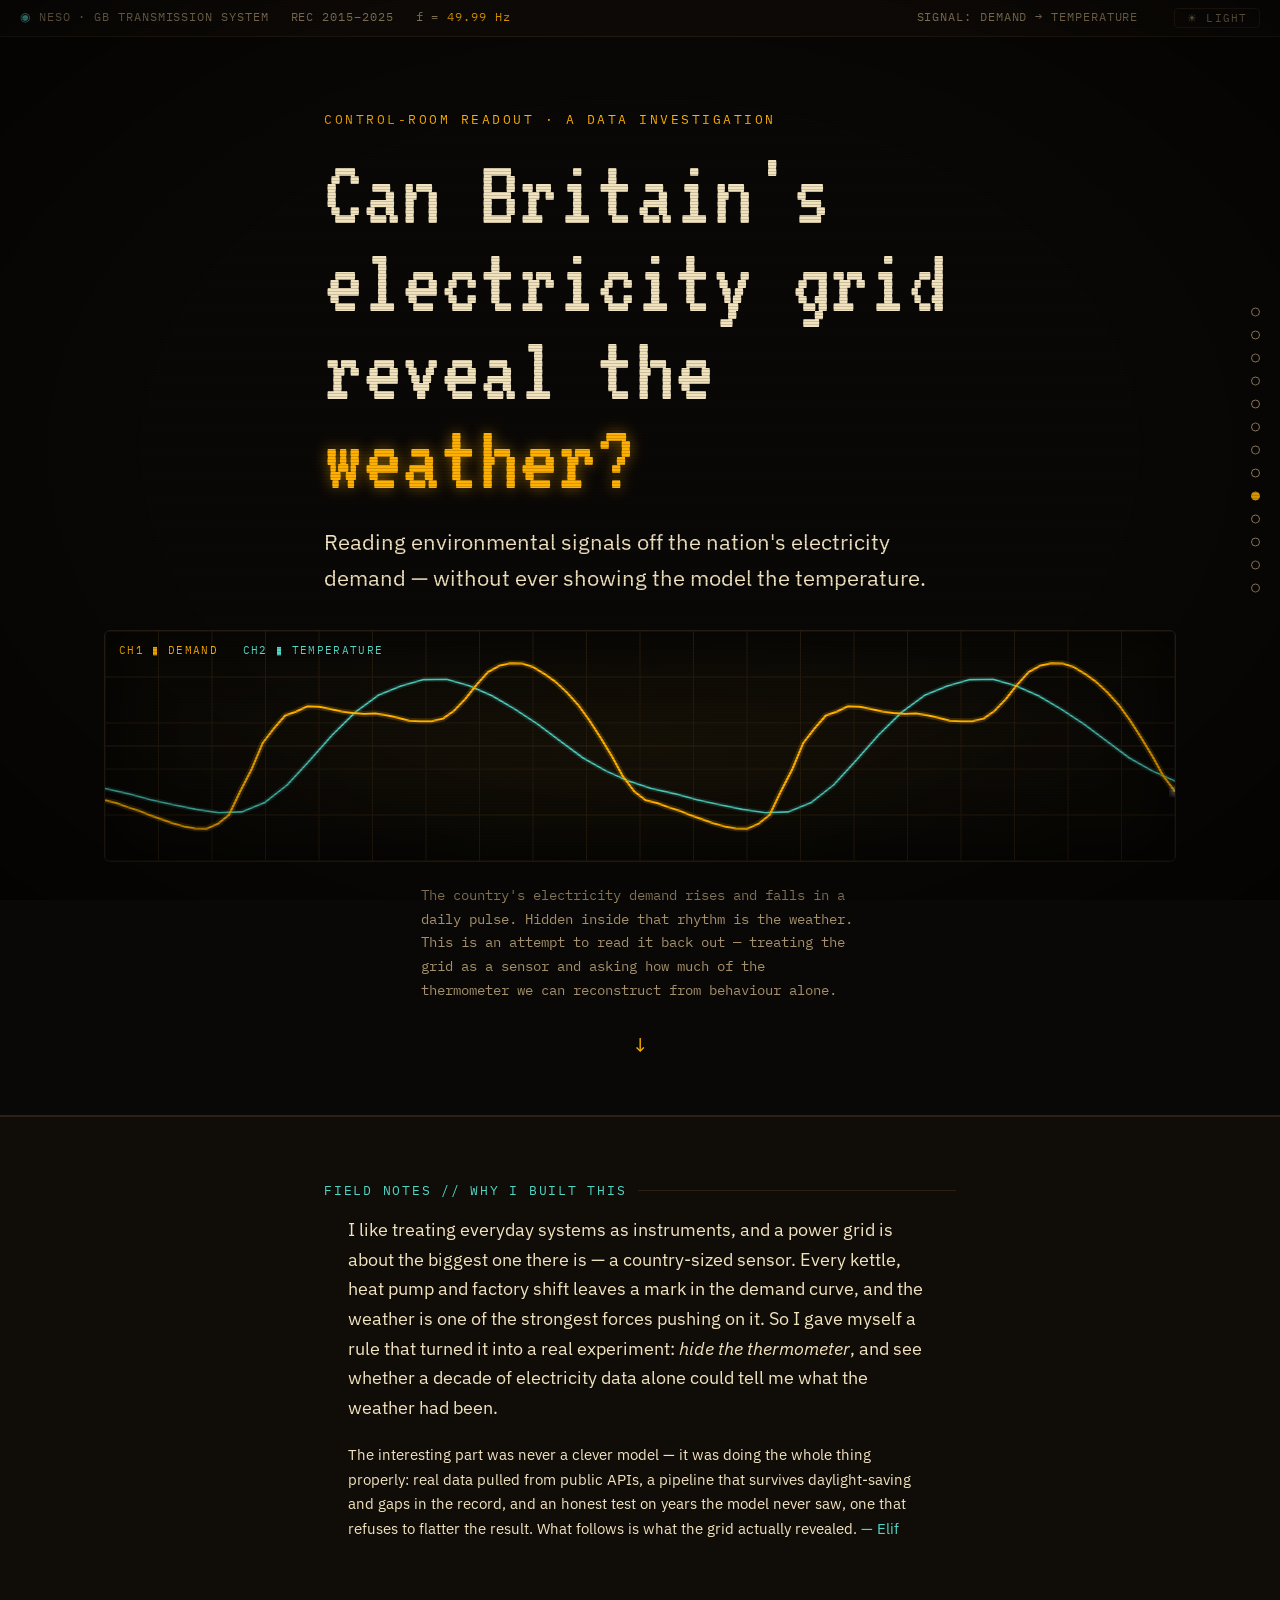
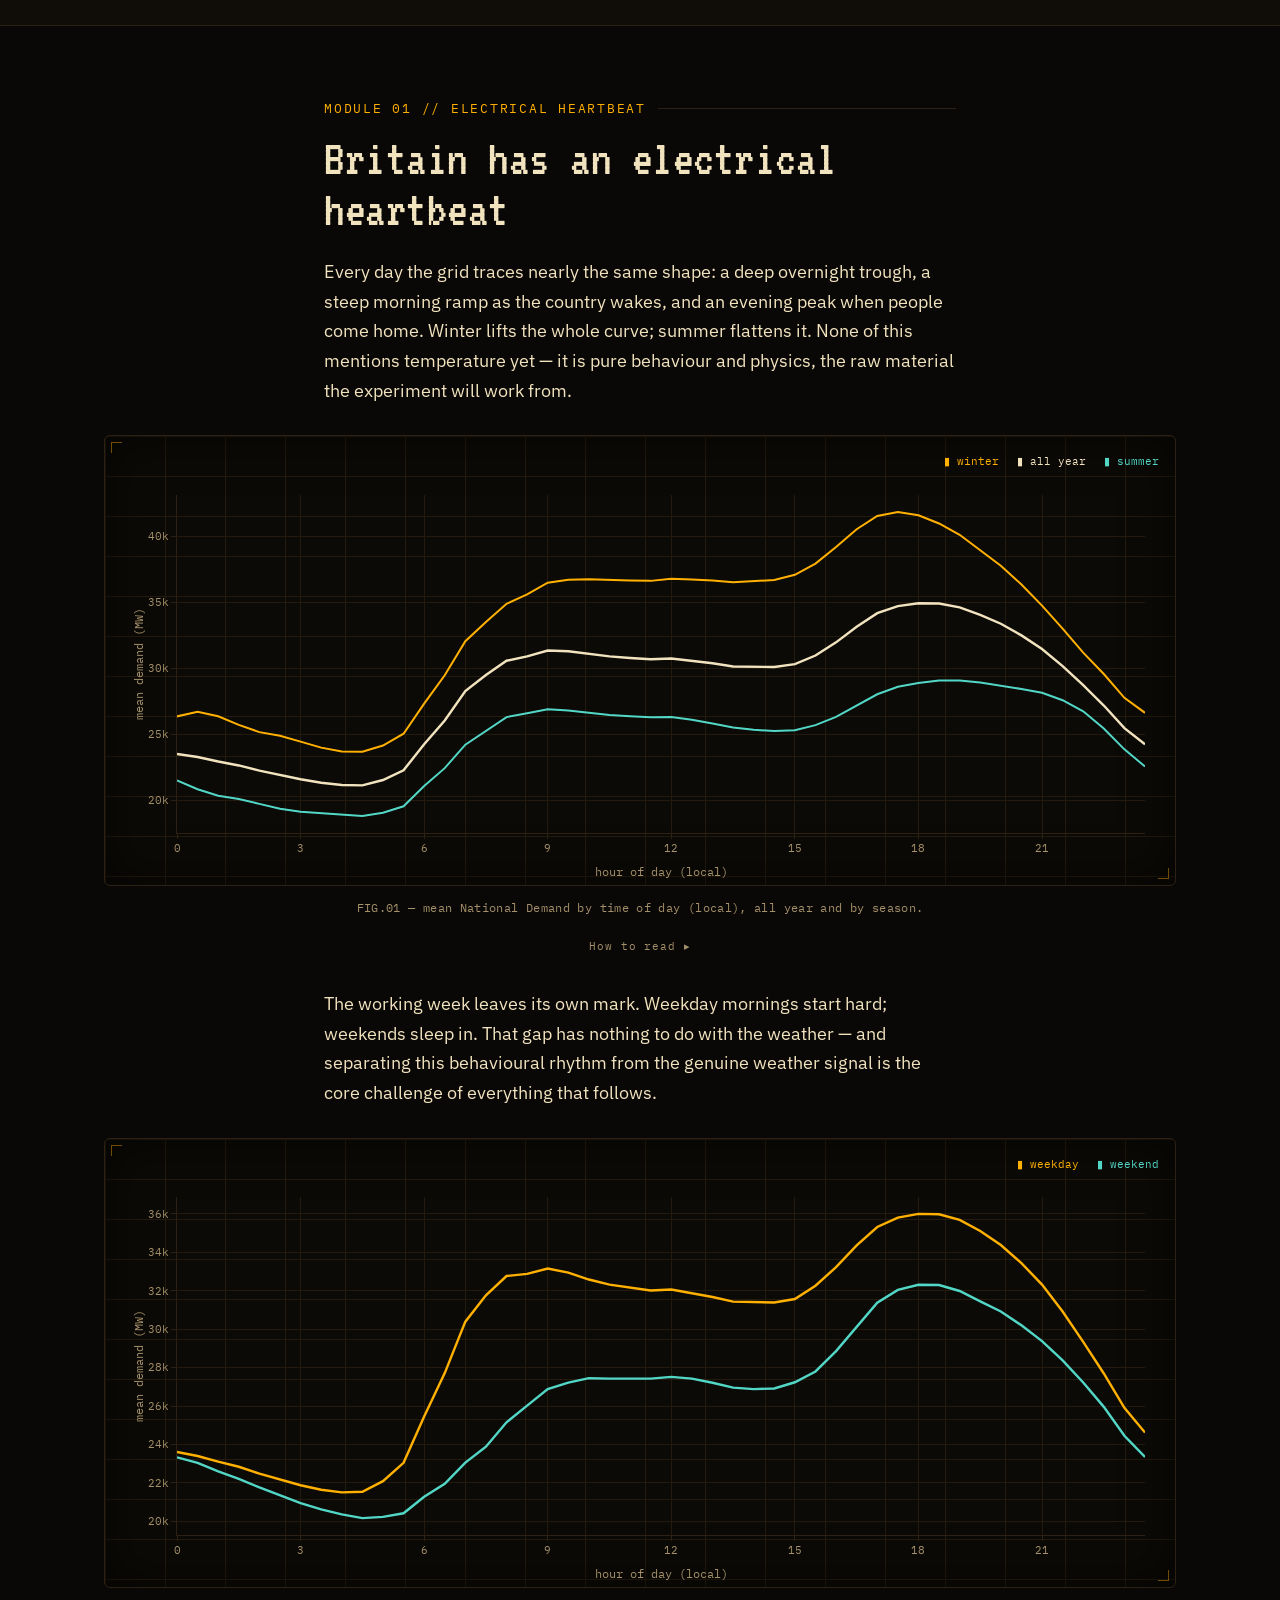
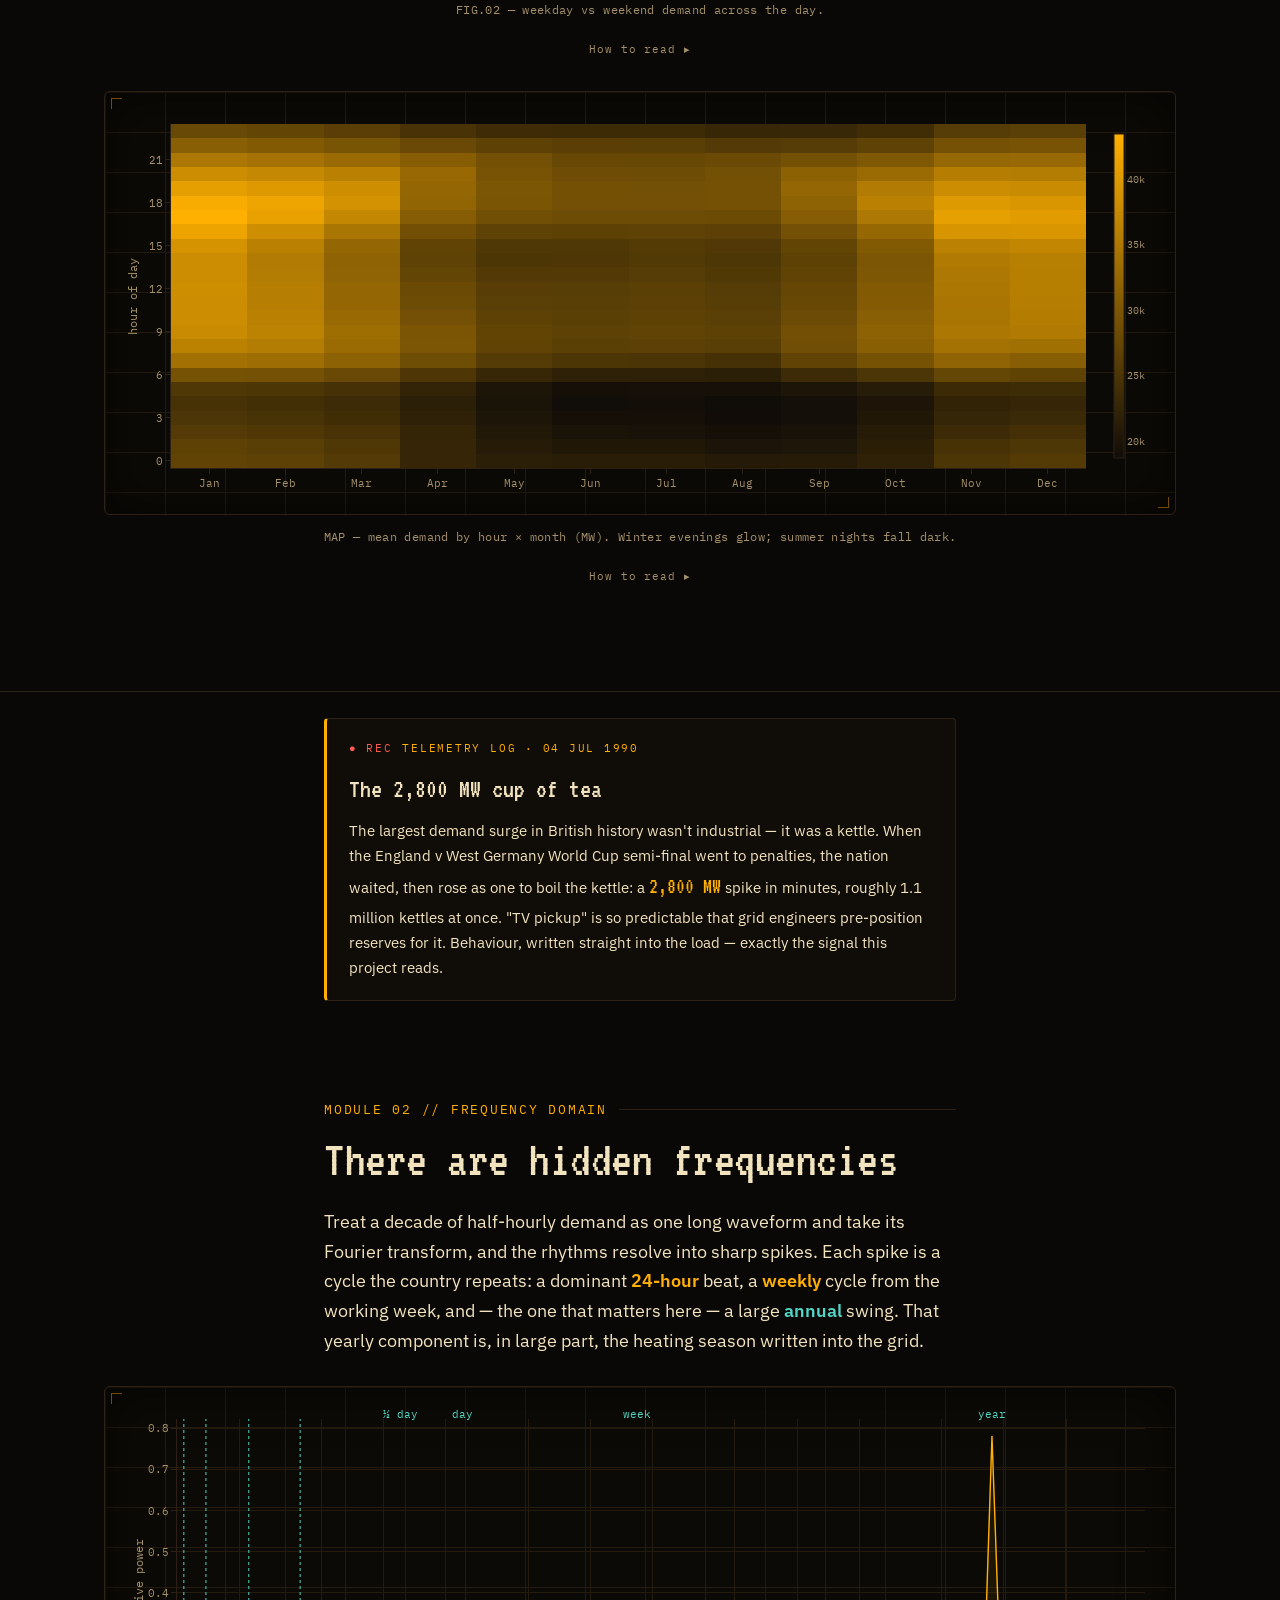
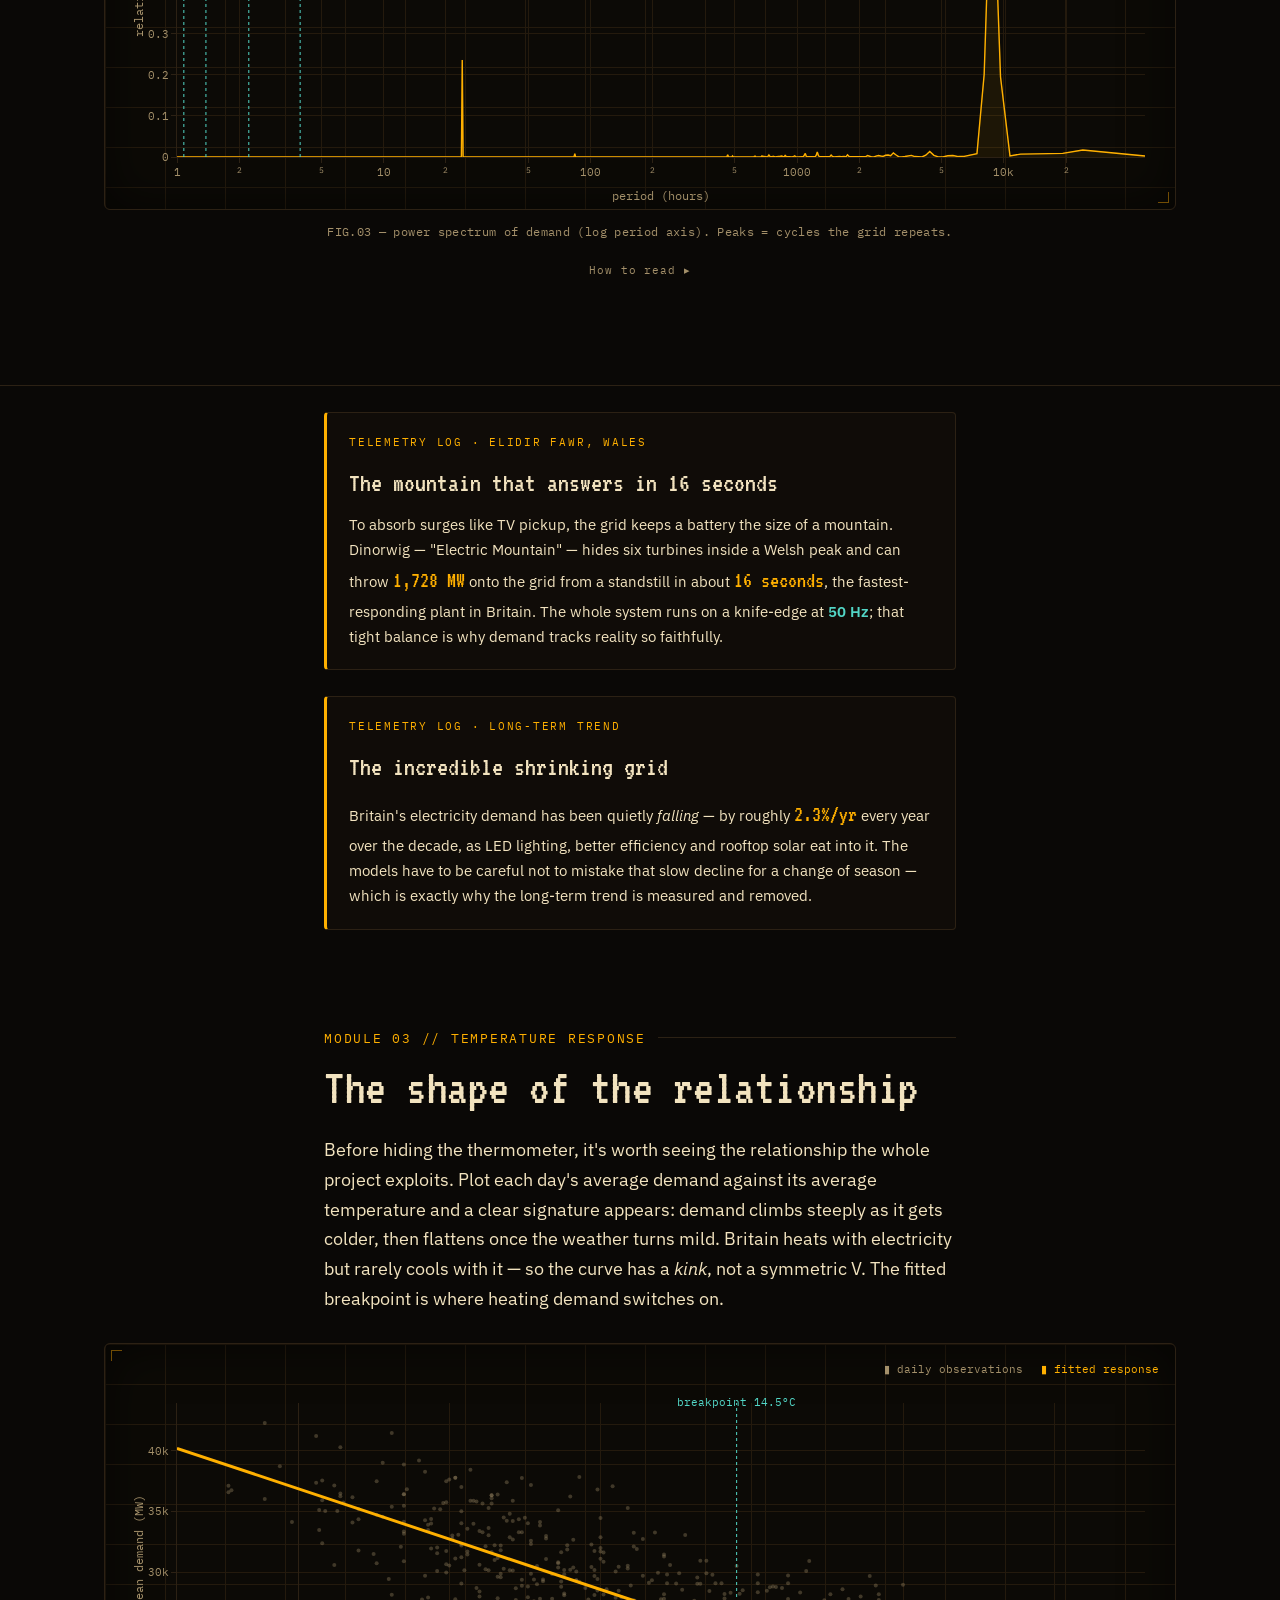
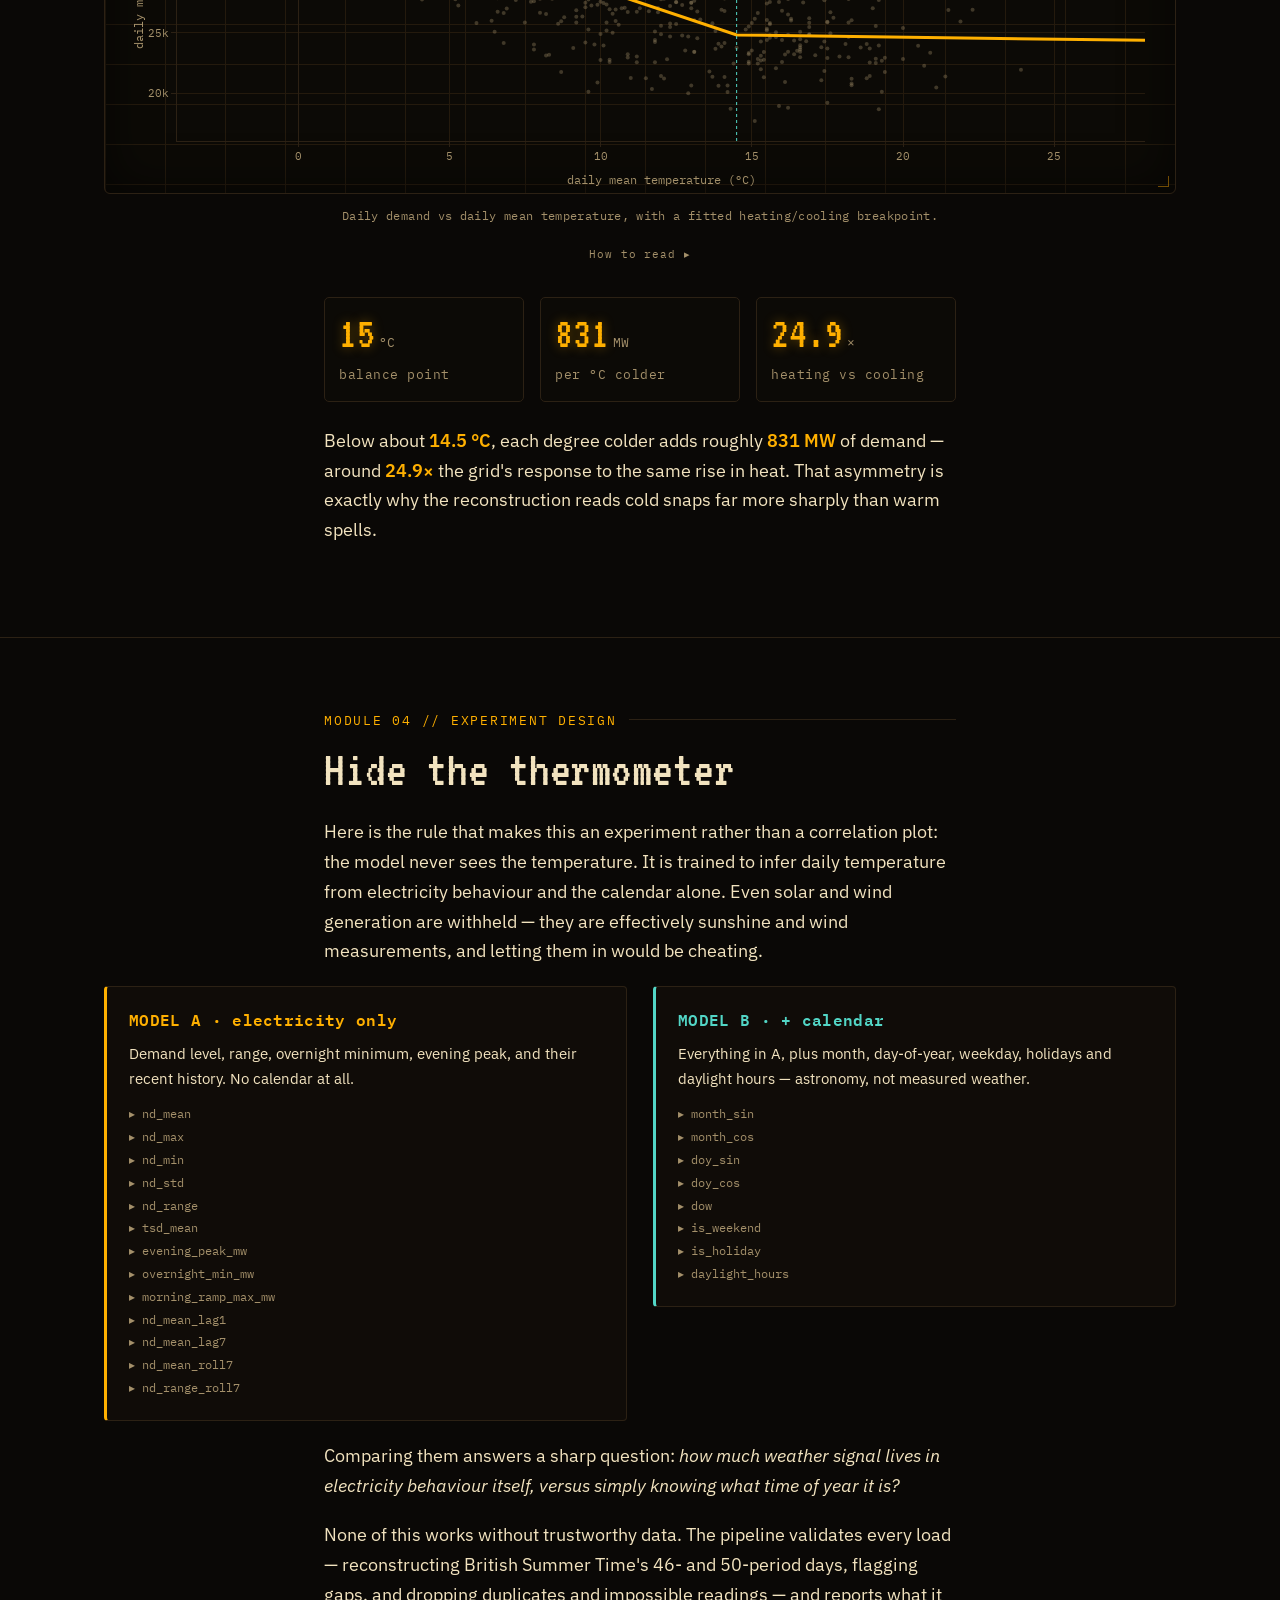
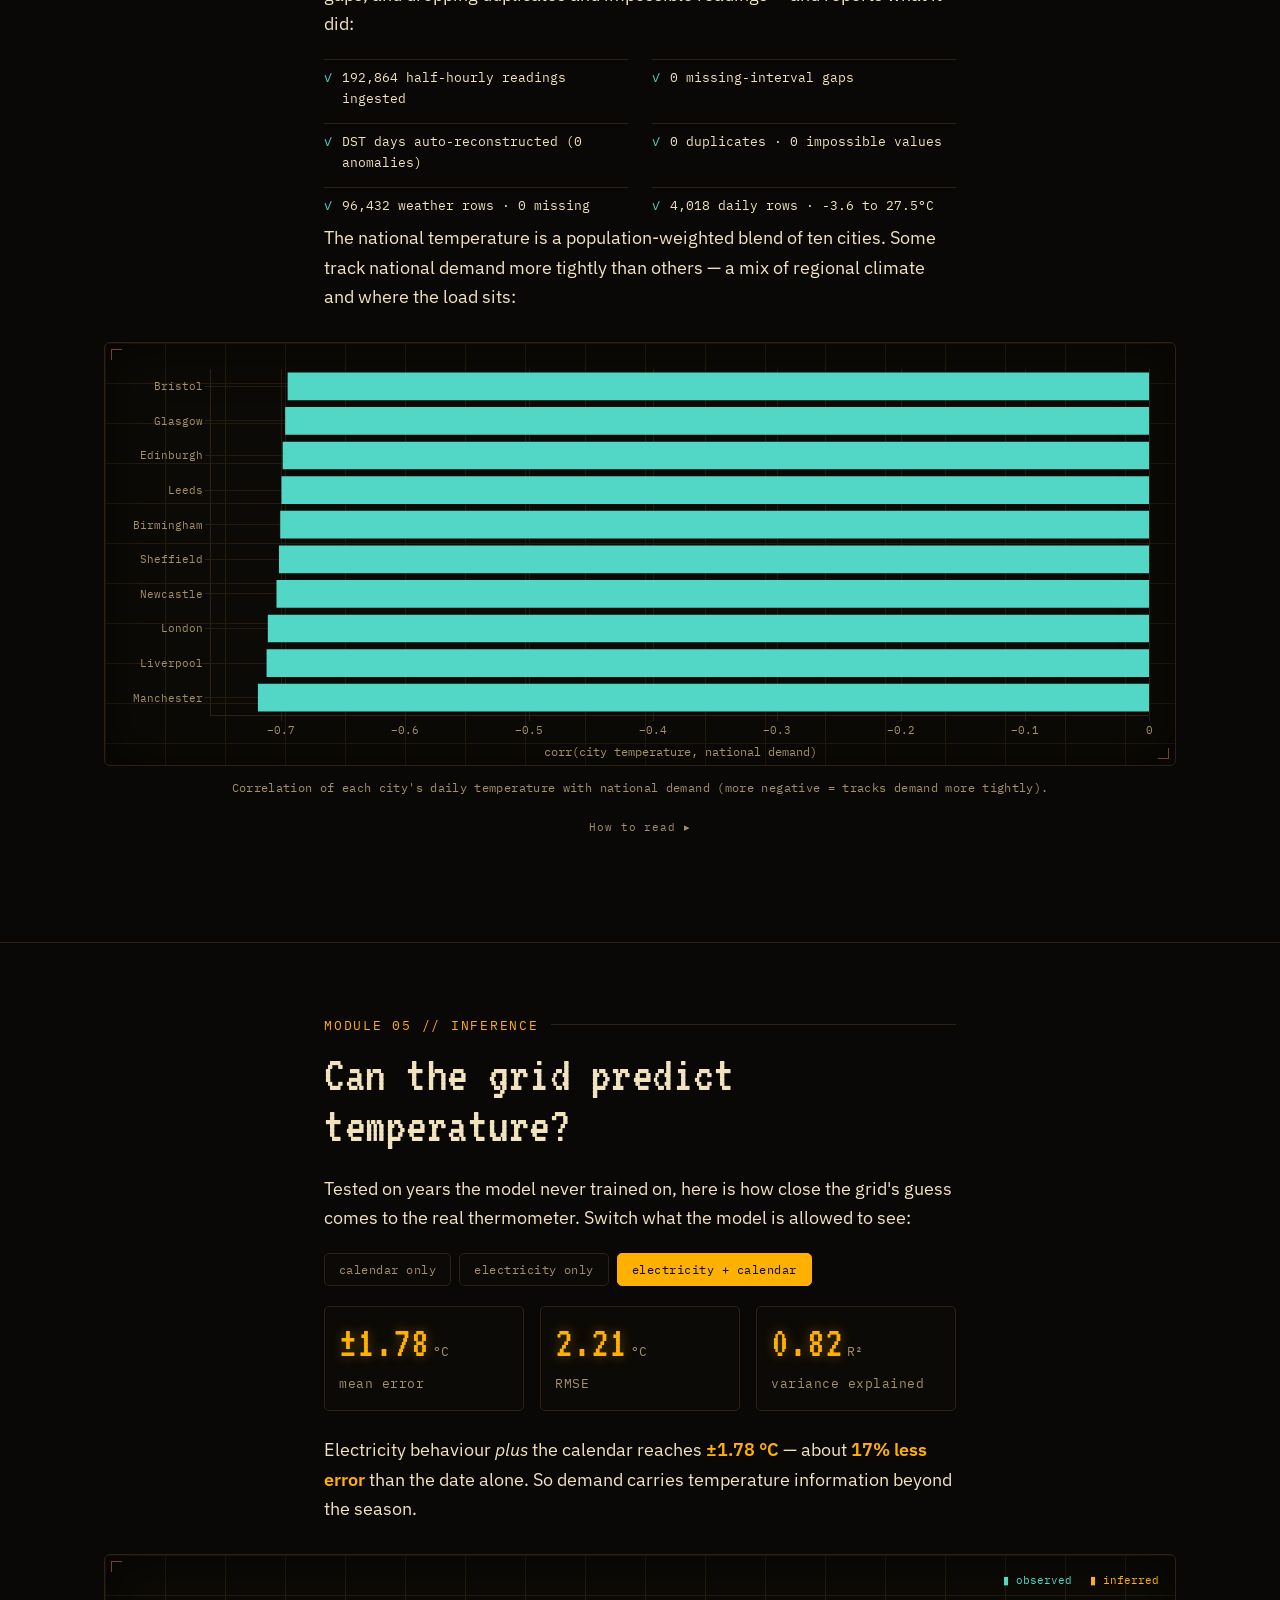
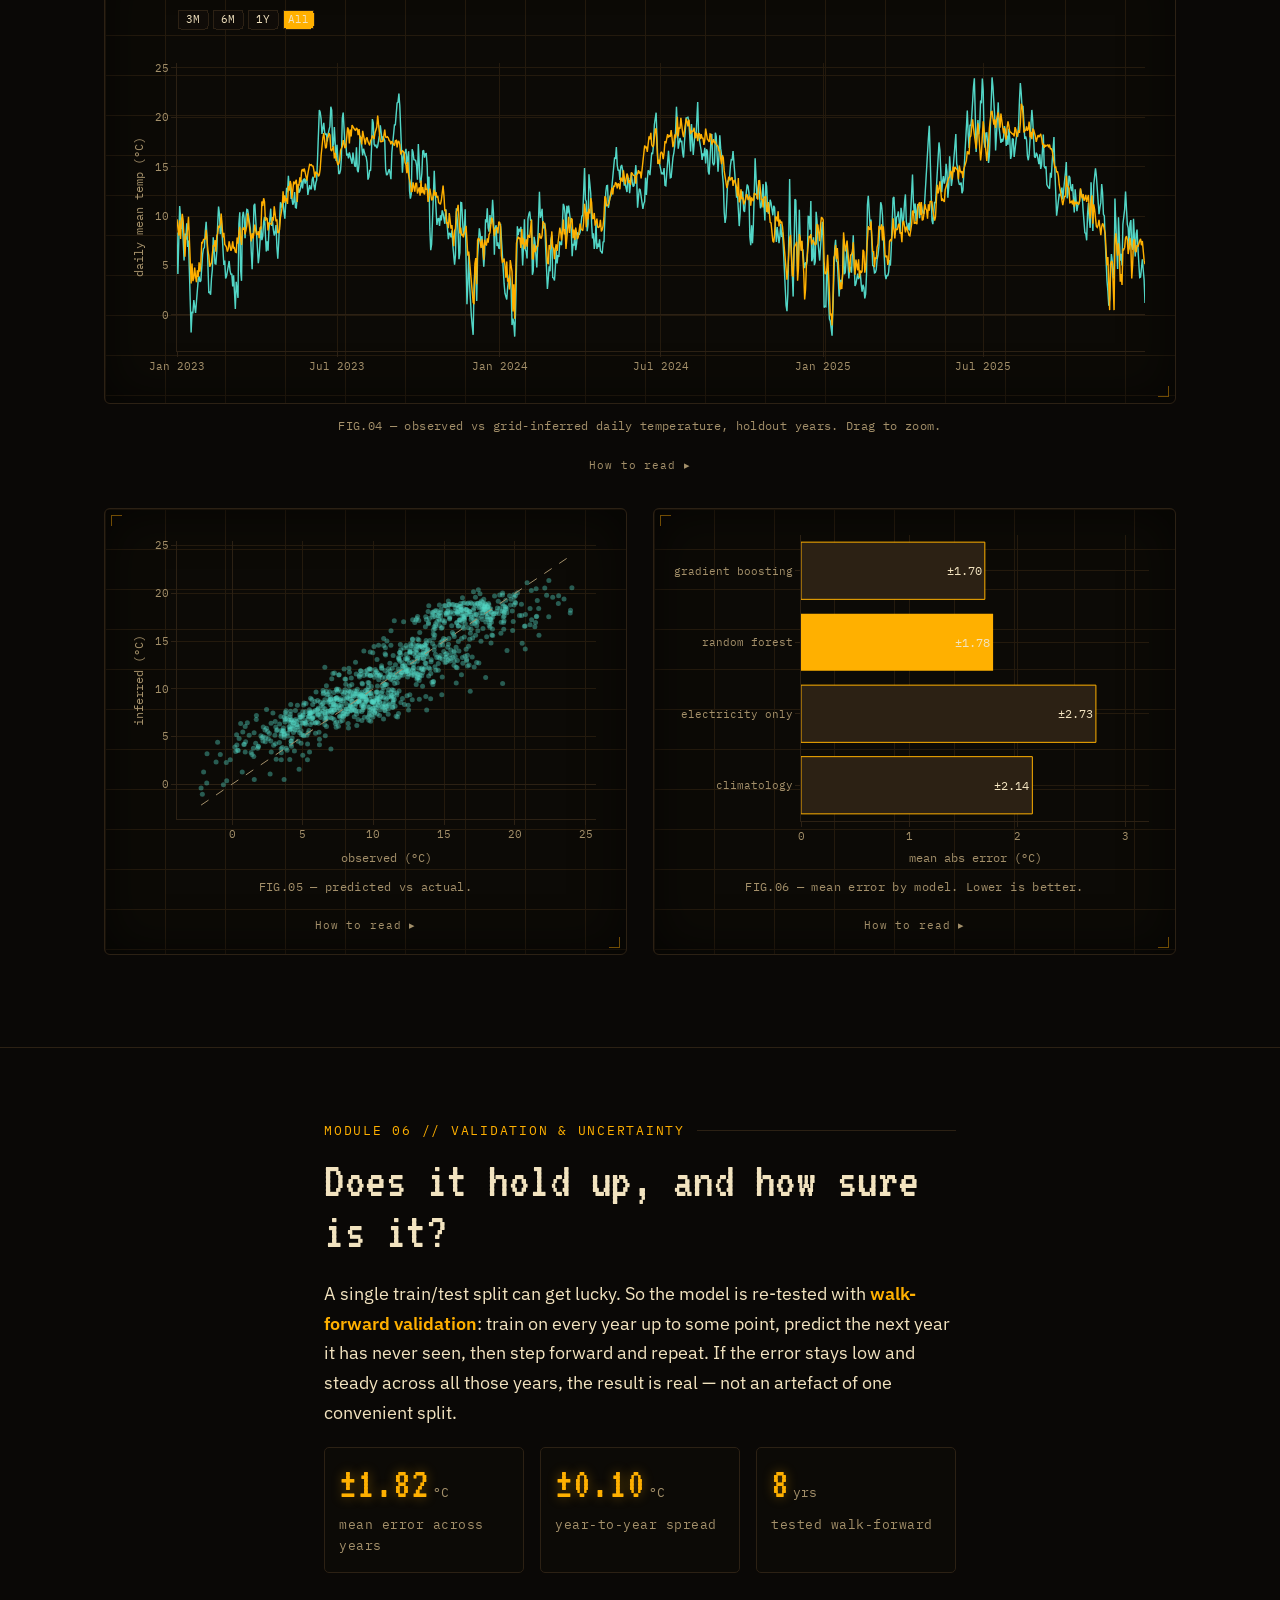
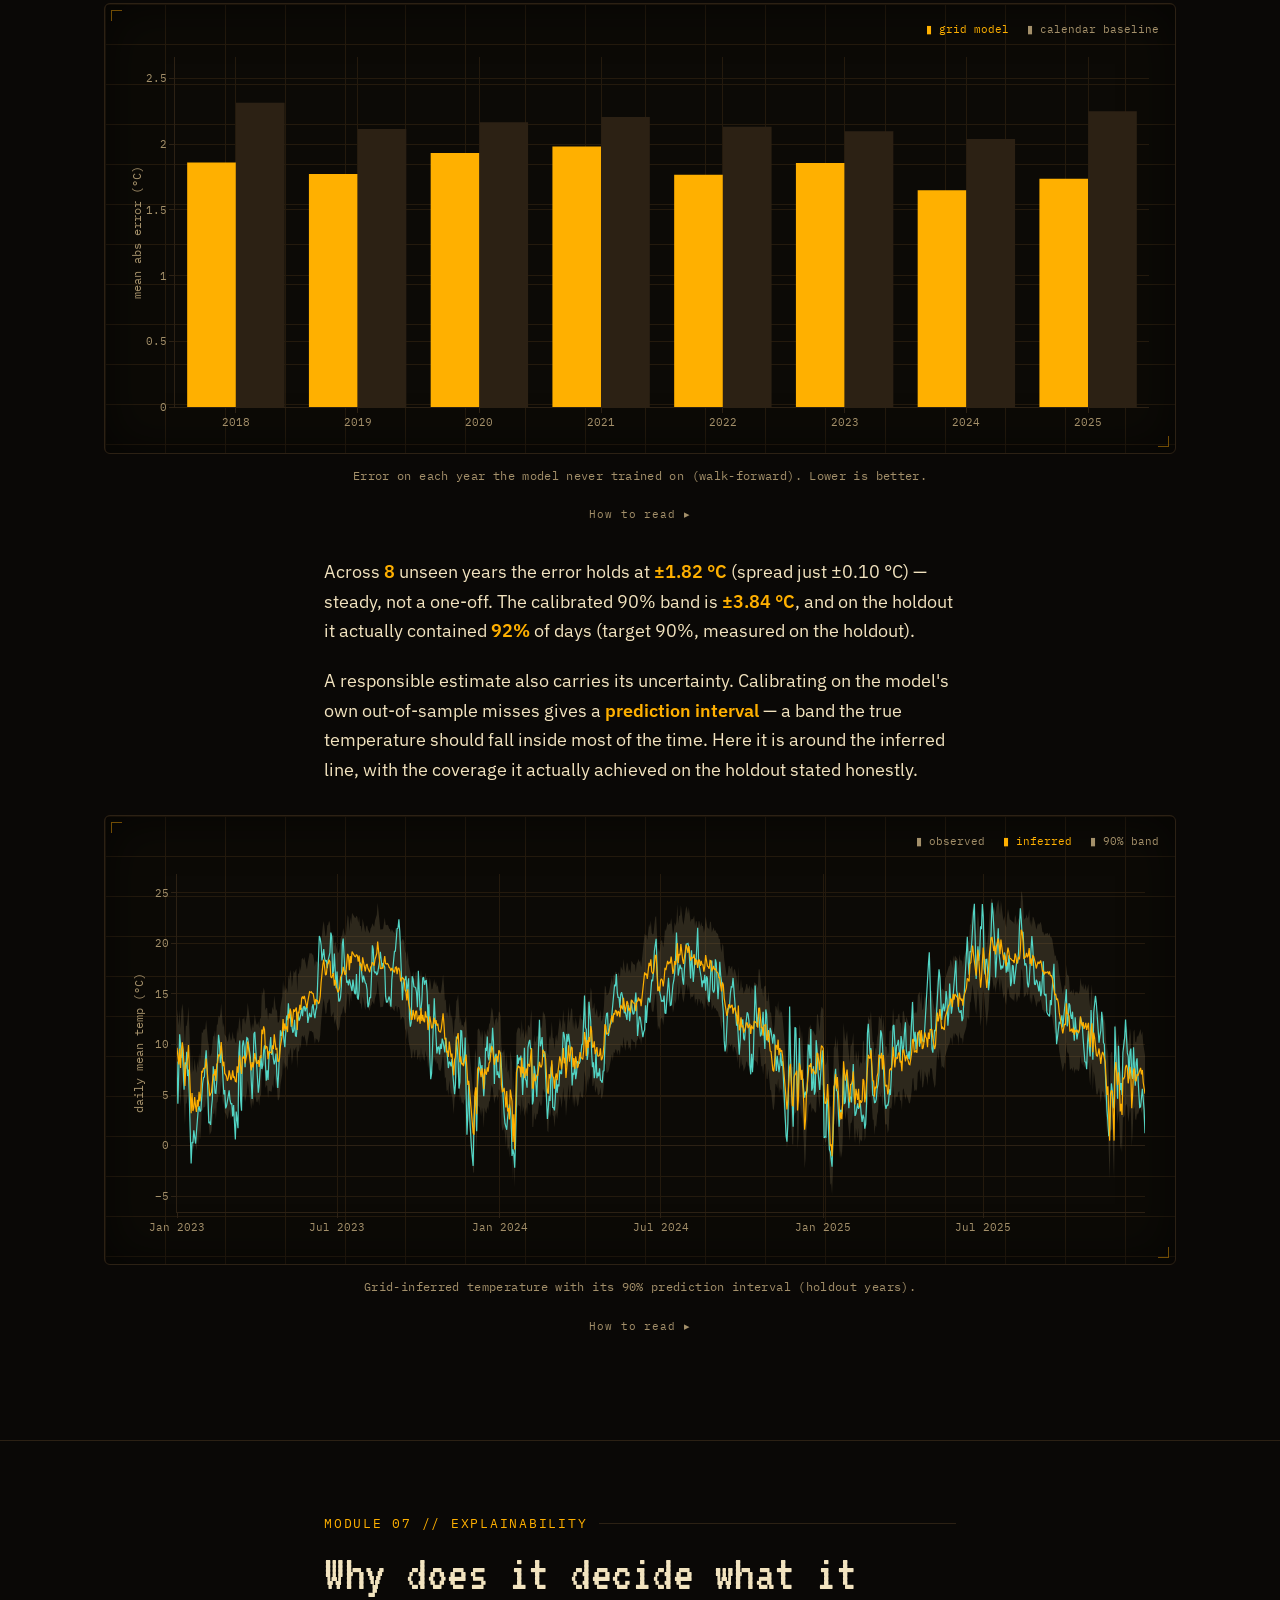
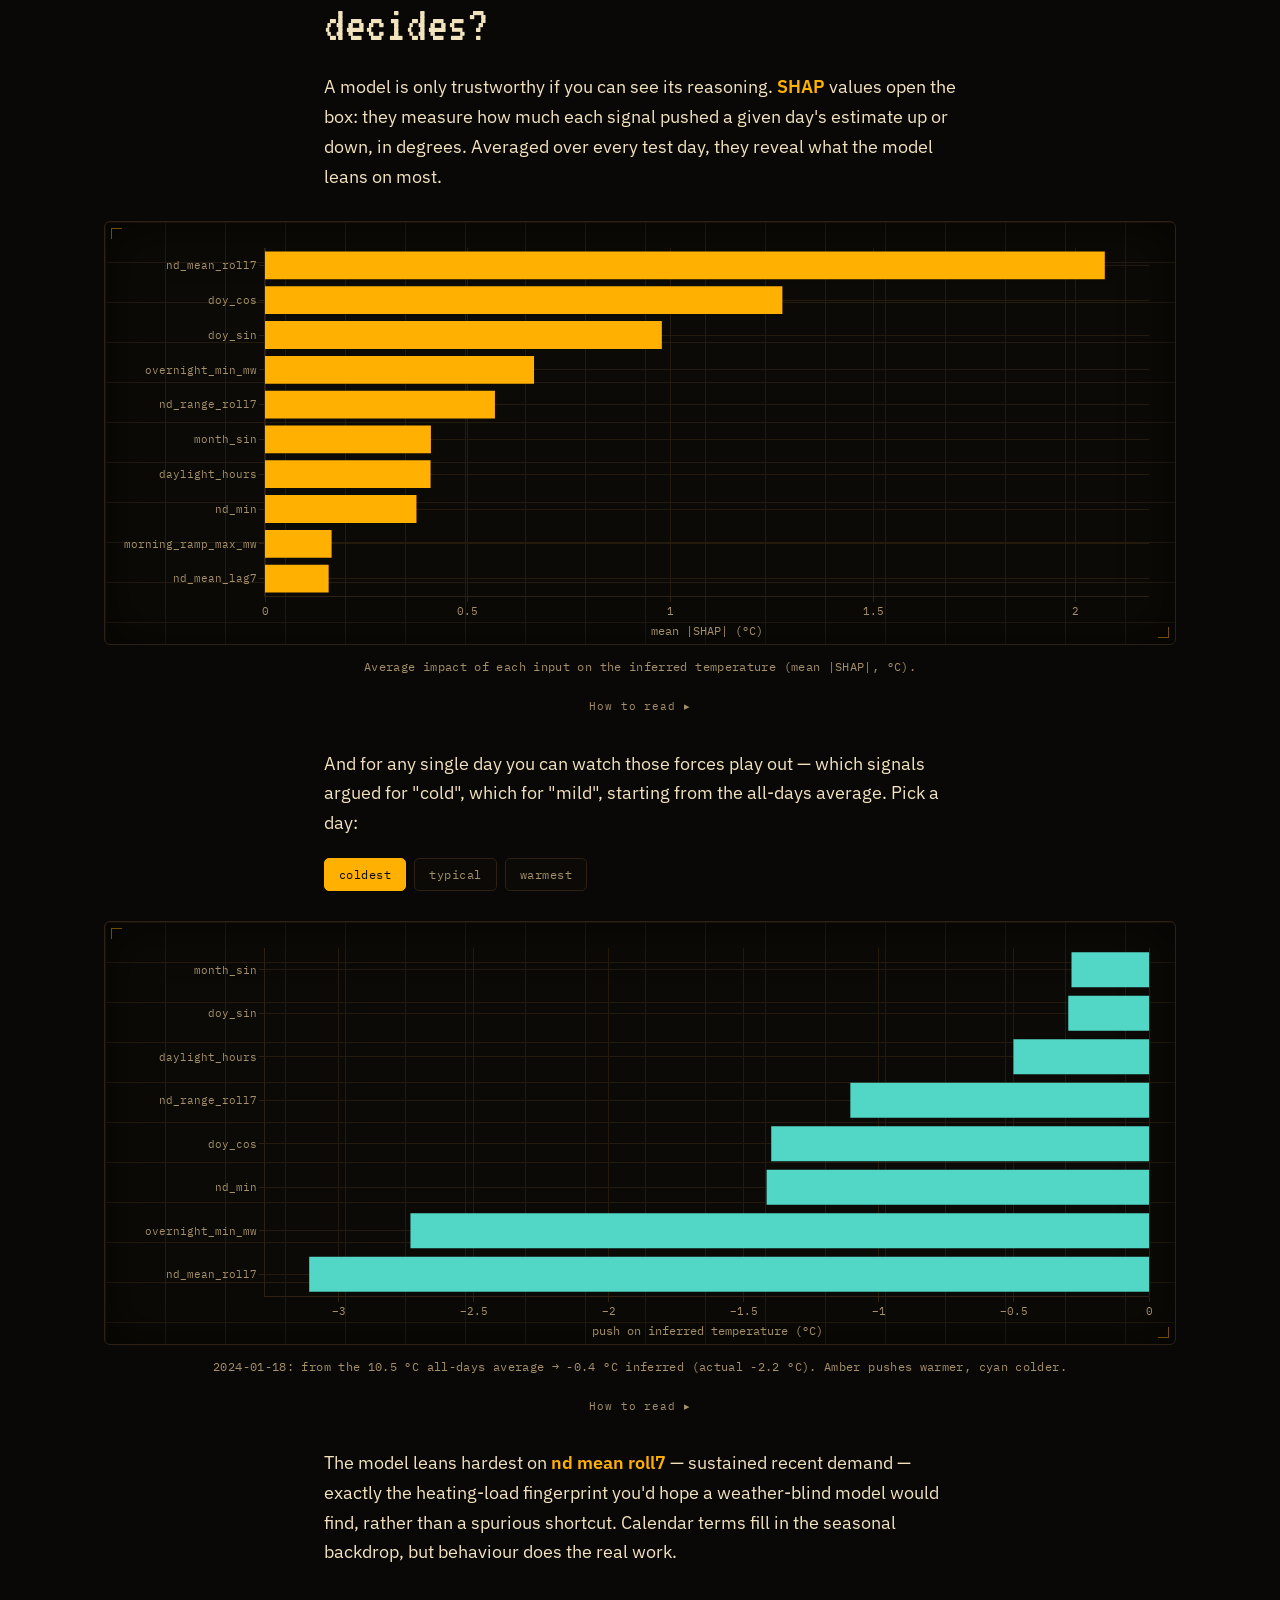
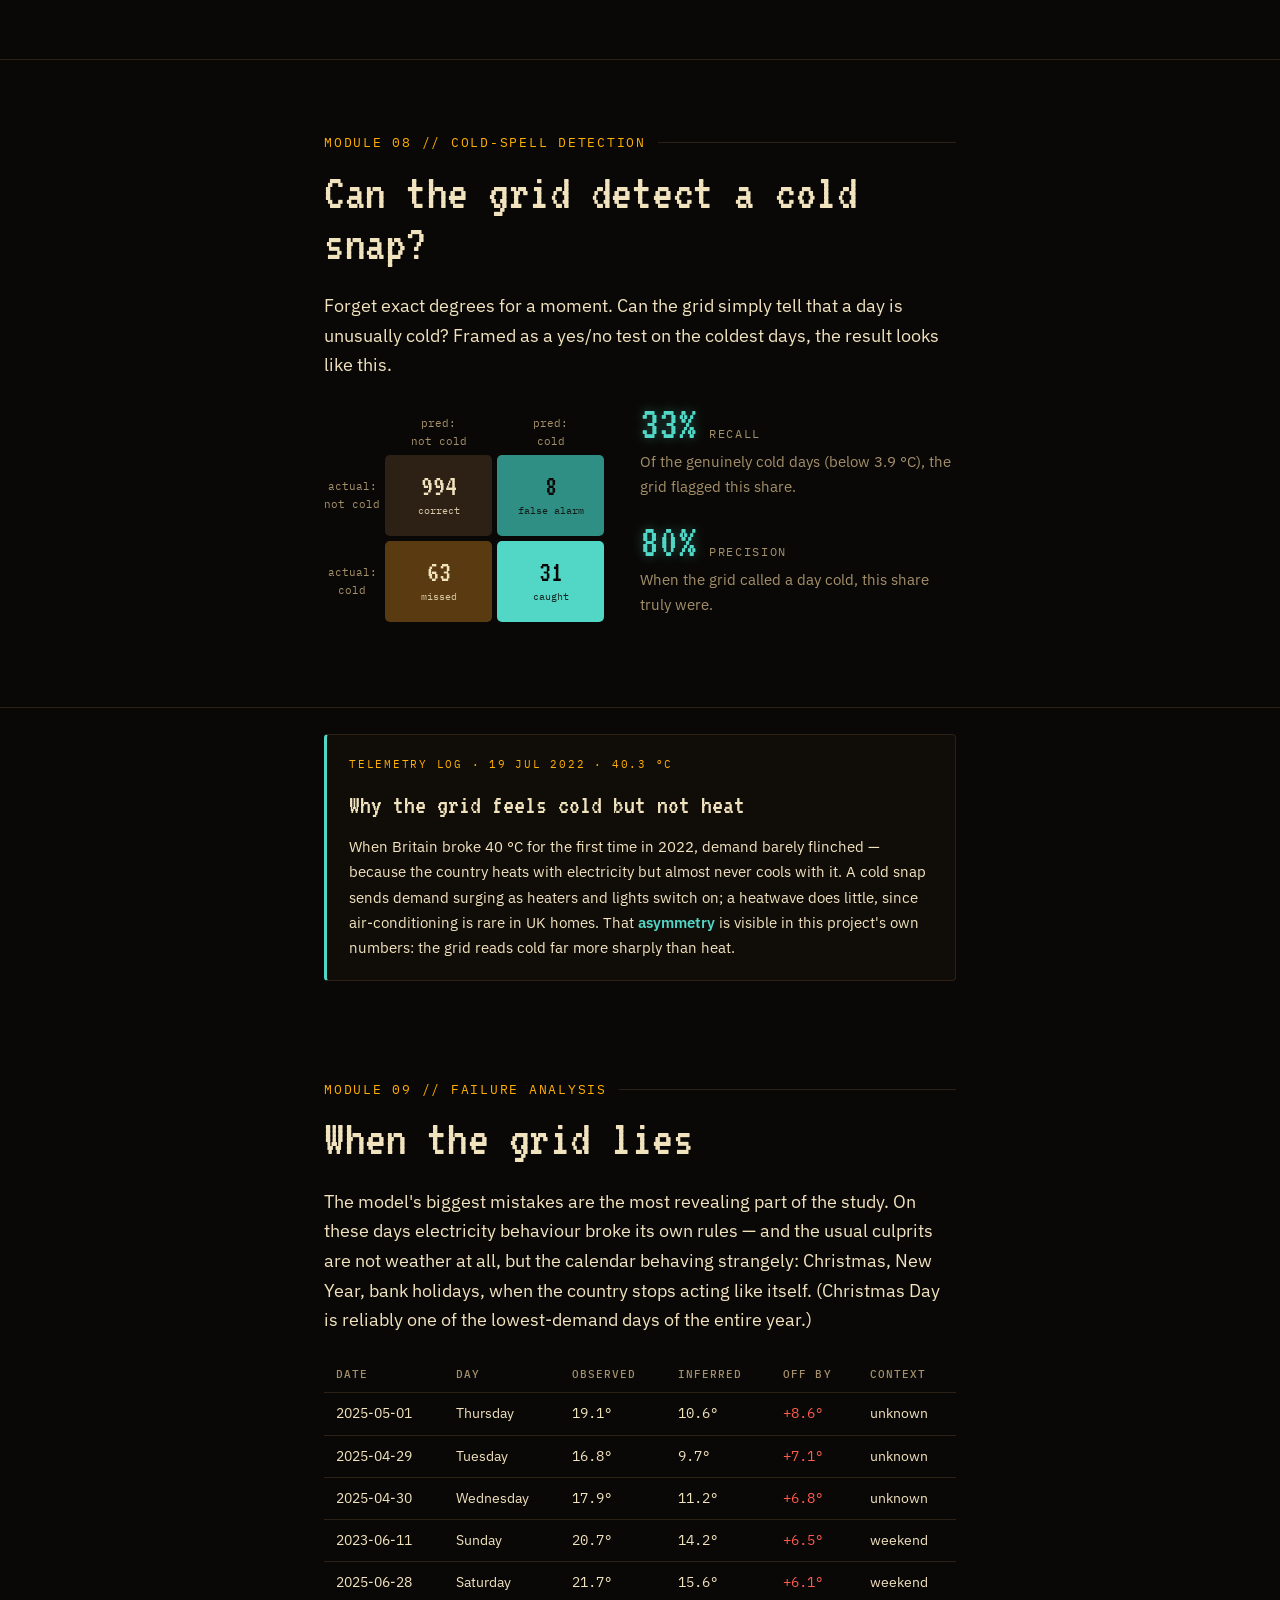
<file: docs/index.html>
<!DOCTYPE html>
<html lang="en">
<head>
<meta charset="utf-8">
<meta name="viewport" content="width=device-width, initial-scale=1">
<title>Can Britain's Electricity Grid Reveal the Weather?</title>
<meta name="description" content="Reading the weather off Britain's electricity demand — an amber-CRT data investigation. The model never sees a thermometer.">
<link rel="icon" href="favicon.svg" type="image/svg+xml">
<meta name="theme-color" content="#ffb000">
<meta property="og:type" content="website">
<meta property="og:title" content="Can Britain's Electricity Grid Reveal the Weather?">
<meta property="og:description" content="Reconstructing GB temperature from electricity demand alone — a weather-blind data experiment with a live, self-updating pipeline.">
<meta property="og:url" content="https://elifslmz44.github.io/grid-weather/">
<meta property="og:image" content="https://elifslmz44.github.io/grid-weather/og-image.png">
<meta name="twitter:card" content="summary_large_image">
<meta name="twitter:title" content="Can Britain's Electricity Grid Reveal the Weather?">
<meta name="twitter:description" content="Reconstructing GB temperature from electricity demand alone — weather-blind, validated, and self-updating.">
<meta name="twitter:image" content="https://elifslmz44.github.io/grid-weather/og-image.png">
<link rel="preconnect" href="https://fonts.googleapis.com">
<link rel="preconnect" href="https://fonts.gstatic.com" crossorigin>
<link href="https://fonts.googleapis.com/css2?family=VT323&family=IBM+Plex+Mono:wght@400;500;600&family=IBM+Plex+Sans:wght@400;500;600&display=swap" rel="stylesheet">
<script src="https://cdn.plot.ly/plotly-2.35.2.min.js" charset="utf-8"></script>
<link rel="stylesheet" href="style.css">
</head>
<body>
<div id="scroll-progress" aria-hidden="true"></div>

<div class="statusbar mono">
  <span><span class="dot">◉</span> NESO · GB TRANSMISSION SYSTEM</span>
  <span>REC 2015–2025</span>
  <span>f = <span class="live">50.00 Hz</span></span>
  <span class="sp">SIGNAL: DEMAND → TEMPERATURE</span>
  <button id="theme-toggle" class="theme-toggle" aria-label="Toggle light or dark theme">☀ LIGHT</button>
</div>

<header class="hero">
  <div class="wrap">
    <p class="eyebrow">Control-room readout · a data investigation</p>
    <h1>Can Britain's<br>electricity grid<br>reveal the <span class="amber">weather?</span></h1>
    <p class="lede">Reading environmental signals off the nation's electricity demand — without ever
      showing the model the temperature.</p>
  </div>
  <div class="scope">
    <div class="scope-screen">
      <div class="scope-tag mono"><span class="ch1">CH1 ▮ DEMAND</span> &nbsp; <span class="ch2">CH2 ▮ TEMPERATURE</span></div>
      <svg id="hero-pulse" preserveAspectRatio="none" aria-hidden="true"></svg>
    </div>
  </div>
  <p class="hero-note">The country's electricity demand rises and falls in a daily pulse. Hidden
    inside that rhythm is the weather. This is an attempt to read it back out — treating the grid
    as a sensor and asking how much of the thermometer we can reconstruct from behaviour alone.</p>
  <div class="scroll-cue" aria-hidden="true">↓</div>
</header>

<!-- FIELD NOTES / PERSONAL -->
<section class="notes">
  <div class="wrap">
    <p class="modtag mono">FIELD NOTES // WHY I BUILT THIS</p>
    <p class="body">I like treating everyday systems as instruments, and a power grid is about the
      biggest one there is — a country-sized sensor. Every kettle, heat pump and factory shift leaves
      a mark in the demand curve, and the weather is one of the strongest forces pushing on it. So I
      gave myself a rule that turned it into a real experiment: <em>hide the thermometer</em>, and see
      whether a decade of electricity data alone could tell me what the weather had been.</p>
    <p class="body muted">The interesting part was never a clever model — it was doing the whole thing
      properly: real data pulled from public APIs, a pipeline that survives daylight-saving and gaps in
      the record, and an honest test on years the model never saw, one that refuses to flatter the
      result. What follows is what the grid actually revealed. <span class="cyan">— Elif</span></p>
  </div>
</section>

<main>

<!-- 01 -->
<section class="section" id="s1">
  <div class="wrap"><p class="modtag mono">MODULE 01 // ELECTRICAL HEARTBEAT</p>
    <h2>Britain has an electrical heartbeat</h2></div>
  <p class="body">Every day the grid traces nearly the same shape: a deep overnight trough, a steep
    morning ramp as the country wakes, and an evening peak when people come home. Winter lifts the
    whole curve; summer flattens it. None of this mentions temperature yet — it is pure behaviour and
    physics, the raw material the experiment will work from.</p>
  <div class="panel"><div class="panel-screen">
    <div class="chlegend"></div>
    <div id="chart-hod" class="plot"></div></div>
    <p class="cap">FIG.01 — mean National Demand by time of day (local), all year and by season.</p></div>
  <p class="body">The working week leaves its own mark. Weekday mornings start hard; weekends sleep
    in. That gap has nothing to do with the weather — and separating this behavioural rhythm from the
    genuine weather signal is the core challenge of everything that follows.</p>
  <div class="panel"><div class="panel-screen">
    <div class="chlegend"></div>
    <div id="chart-ww" class="plot"></div></div>
    <p class="cap">FIG.02 — weekday vs weekend demand across the day.</p></div>
  <div class="panel"><div class="panel-screen"><div id="chart-heatmap" class="plot"></div></div>
    <p class="cap">MAP — mean demand by hour × month (MW). Winter evenings glow; summer nights fall dark.</p></div>
</section>

<!-- telemetry: TV pickup -->
<div class="telemetry"><div class="tcard">
  <p class="thead"><span class="rec">● REC</span> TELEMETRY LOG · 04 JUL 1990</p>
  <h4>The 2,800 MW cup of tea</h4>
  <p>The largest demand surge in British history wasn't industrial — it was a kettle. When the
    England v West Germany World Cup semi-final went to penalties, the nation waited, then rose as one
    to boil the kettle: a <span class="big">2,800 MW</span> spike in minutes, roughly 1.1 million
    kettles at once. "TV pickup" is so predictable that grid engineers pre-position reserves for it.
    Behaviour, written straight into the load — exactly the signal this project reads.</p>
</div></div>

<!-- 02 -->
<section class="section" id="s2">
  <div class="wrap"><p class="modtag mono">MODULE 02 // FREQUENCY DOMAIN</p>
    <h2>There are hidden frequencies</h2></div>
  <p class="body">Treat a decade of half-hourly demand as one long waveform and take its Fourier
    transform, and the rhythms resolve into sharp spikes. Each spike is a cycle the country repeats: a
    dominant <span class="k-demand">24-hour</span> beat, a <span class="k-demand">weekly</span> cycle
    from the working week, and — the one that matters here — a large <span class="k-temp">annual</span>
    swing. That yearly component is, in large part, the heating season written into the grid.</p>
  <div class="panel"><div class="panel-screen">
    <div id="chart-fft" class="plot"></div></div>
    <p class="cap">FIG.03 — power spectrum of demand (log period axis). Peaks = cycles the grid repeats.</p></div>
</section>

<!-- telemetry: Dinorwig -->
<div class="telemetry"><div class="tcard">
  <p class="thead">TELEMETRY LOG · ELIDIR FAWR, WALES</p>
  <h4>The mountain that answers in 16 seconds</h4>
  <p>To absorb surges like TV pickup, the grid keeps a battery the size of a mountain. Dinorwig —
    "Electric Mountain" — hides six turbines inside a Welsh peak and can throw <span class="big">1,728
    MW</span> onto the grid from a standstill in about <span class="big">16 seconds</span>, the
    fastest-responding plant in Britain. The whole system runs on a knife-edge at
    <span class="k-temp">50 Hz</span>; that tight balance is why demand tracks reality so faithfully.</p>
</div></div>

<!-- telemetry: long-term trend (populated from data) -->
<div class="telemetry"><div class="tcard" id="trend-card" style="display:none">
  <p class="thead">TELEMETRY LOG · LONG-TERM TREND</p>
  <h4>The incredible shrinking grid</h4>
  <p>Britain's electricity demand has been quietly <em>falling</em> — by roughly
    <span class="big" id="trend-pct">–</span> every year over the decade, as LED lighting, better
    efficiency and rooftop solar eat into it. The models have to be careful not to mistake that slow
    decline for a change of season — which is exactly why the long-term trend is measured and removed.</p>
</div></div>

<!-- 03 TEMPERATURE RESPONSE (new) -->
<section class="section" id="s2b">
  <div class="wrap"><p class="modtag mono">MODULE 03 // TEMPERATURE RESPONSE</p>
    <h2>The shape of the relationship</h2></div>
  <p class="body">Before hiding the thermometer, it's worth seeing the relationship the whole project
    exploits. Plot each day's average demand against its average temperature and a clear signature
    appears: demand climbs steeply as it gets colder, then flattens once the weather turns mild.
    Britain heats with electricity but rarely cools with it — so the curve has a <em>kink</em>, not a
    symmetric V. The fitted breakpoint is where heating demand switches on.</p>
  <div class="panel"><div class="panel-screen">
    <div class="chlegend"><span style="color:var(--ink-d)">▮ daily observations</span> <span style="color:var(--amber)">▮ fitted response</span></div>
    <div id="chart-response" class="plot"></div></div>
    <p class="cap">Daily demand vs daily mean temperature, with a fitted heating/cooling breakpoint.</p></div>
  <div class="stat-row" id="response-stats"></div>
  <p class="body" id="response-verdict"></p>
</section>

<!-- 04 -->
<section class="section" id="s3">
  <div class="wrap"><p class="modtag mono">MODULE 04 // EXPERIMENT DESIGN</p>
    <h2>Hide the thermometer</h2></div>
  <p class="body">Here is the rule that makes this an experiment rather than a correlation plot: the
    model never sees the temperature. It is trained to infer daily temperature from electricity
    behaviour and the calendar alone. Even solar and wind generation are withheld — they are
    effectively sunshine and wind measurements, and letting them in would be cheating.</p>
  <div class="two-charts" style="grid-template-columns:1fr 1fr;">
    <div><div class="tcard"><h3 class="amber">MODEL A · electricity only</h3>
      <p class="muted">Demand level, range, overnight minimum, evening peak, and their recent history.
        No calendar at all.</p>
      <ul id="feats-a" class="mono" style="list-style:none;padding:0;margin:12px 0 0;font-size:12px;color:var(--ink-d);line-height:1.9;"></ul></div></div>
    <div><div class="tcard" style="border-left-color:var(--cyan)"><h3 class="cyan">MODEL B · + calendar</h3>
      <p class="muted">Everything in A, plus month, day-of-year, weekday, holidays and daylight hours —
        astronomy, not measured weather.</p>
      <ul id="feats-b" class="mono" style="list-style:none;padding:0;margin:12px 0 0;font-size:12px;color:var(--ink-d);line-height:1.9;"></ul></div></div>
  </div>
  <p class="body">Comparing them answers a sharp question: <em>how much weather signal lives in
    electricity behaviour itself, versus simply knowing what time of year it is?</em></p>
  <p class="body">None of this works without trustworthy data. The pipeline validates every load —
    reconstructing British Summer Time's 46- and 50-period days, flagging gaps, and dropping
    duplicates and impossible readings — and reports what it did:</p>
  <div class="dq" id="dq-panel"></div>
  <p class="body">The national temperature is a population-weighted blend of ten cities. Some track
    national demand more tightly than others — a mix of regional climate and where the load sits:</p>
  <div class="panel"><div class="panel-screen"><div id="chart-regional" class="plot"></div></div>
    <p class="cap">Correlation of each city's daily temperature with national demand (more negative = tracks demand more tightly).</p></div>
</section>

<!-- 04 -->
<section class="section" id="s4">
  <div class="wrap"><p class="modtag mono">MODULE 05 // INFERENCE</p>
    <h2>Can the grid predict temperature?</h2></div>
  <p class="body">Tested on years the model never trained on, here is how close the grid's guess comes
    to the real thermometer. Switch what the model is allowed to see:</p>
  <div class="seg" id="model-toggle" role="group" aria-label="Choose model inputs"></div>
  <div class="stat-row" id="stat-row"></div>
  <p class="body" id="s4-verdict"></p>
  <div class="panel"><div class="panel-screen">
    <div class="chlegend"></div>
    <div id="chart-ts" class="plot"></div></div>
    <p class="cap">FIG.04 — observed vs grid-inferred daily temperature, holdout years. Drag to zoom.</p></div>
  <div class="two-charts">
    <div class="panel-screen"><div id="chart-scatter" class="plot" style="height:340px"></div>
      <p class="cap">FIG.05 — predicted vs actual.</p></div>
    <div class="panel-screen"><div id="chart-compare" class="plot" style="height:340px"></div>
      <p class="cap">FIG.06 — mean error by model. Lower is better.</p></div>
  </div>
</section>

<!-- 06 VALIDATION & UNCERTAINTY (new) -->
<section class="section" id="s4b">
  <div class="wrap"><p class="modtag mono">MODULE 06 // VALIDATION &amp; UNCERTAINTY</p>
    <h2>Does it hold up, and how sure is it?</h2></div>
  <p class="body">A single train/test split can get lucky. So the model is re-tested with
    <strong>walk-forward validation</strong>: train on every year up to some point, predict the next
    year it has never seen, then step forward and repeat. If the error stays low and steady across all
    those years, the result is real — not an artefact of one convenient split.</p>
  <div class="stat-row" id="cv-stats"></div>
  <div class="panel"><div class="panel-screen">
    <div class="chlegend"><span style="color:var(--amber)">▮ grid model</span> <span style="color:var(--ink-d)">▮ calendar baseline</span></div>
    <div id="chart-cv" class="plot"></div></div>
    <p class="cap">Error on each year the model never trained on (walk-forward). Lower is better.</p></div>
  <p class="body" id="cv-verdict"></p>
  <p class="body">A responsible estimate also carries its uncertainty. Calibrating on the model's own
    out-of-sample misses gives a <strong>prediction interval</strong> — a band the true temperature
    should fall inside most of the time. Here it is around the inferred line, with the coverage it
    actually achieved on the holdout stated honestly.</p>
  <div class="panel"><div class="panel-screen">
    <div class="chlegend"><span style="color:var(--temp)">▮ observed</span> <span style="color:var(--amber)">▮ inferred</span> <span style="color:var(--ink-d)">▮ 90% band</span></div>
    <div id="chart-interval" class="plot"></div></div>
    <p class="cap">Grid-inferred temperature with its 90% prediction interval (holdout years).</p></div>
</section>

<!-- 07 EXPLAINABILITY (new) -->
<section class="section" id="s4c">
  <div class="wrap"><p class="modtag mono">MODULE 07 // EXPLAINABILITY</p>
    <h2>Why does it decide what it decides?</h2></div>
  <p class="body">A model is only trustworthy if you can see its reasoning. <strong>SHAP</strong> values
    open the box: they measure how much each signal pushed a given day's estimate up or down, in
    degrees. Averaged over every test day, they reveal what the model leans on most.</p>
  <div class="panel"><div class="panel-screen"><div id="chart-shap-global" class="plot"></div></div>
    <p class="cap">Average impact of each input on the inferred temperature (mean |SHAP|, °C).</p></div>
  <p class="body">And for any single day you can watch those forces play out — which signals argued for
    "cold", which for "mild", starting from the all-days average. Pick a day:</p>
  <div class="seg" id="shap-toggle" role="group" aria-label="Choose an example day"></div>
  <div class="panel"><div class="panel-screen"><div id="chart-shap-example" class="plot"></div></div>
    <p class="cap" id="shap-example-cap">Per-day contributions: amber pushes warmer, cyan pushes colder.</p></div>
  <p class="body" id="shap-verdict"></p>
</section>

<!-- 08 -->
<section class="section" id="s5">
  <div class="wrap"><p class="modtag mono">MODULE 08 // COLD-SPELL DETECTION</p>
    <h2>Can the grid detect a cold snap?</h2></div>
  <p class="body">Forget exact degrees for a moment. Can the grid simply tell that a day is unusually
    cold? Framed as a yes/no test on the coldest days, the result looks like this.</p>
  <div class="cold-grid">
    <div id="confusion" class="confusion"></div>
    <div class="cold-explain">
      <p class="stat-line"><span class="stat-k" id="cold-recall">–</span><span class="stat-lab">recall</span></p>
      <p class="muted" id="cold-recall-txt"></p>
      <p class="stat-line"><span class="stat-k" id="cold-precision">–</span><span class="stat-lab">precision</span></p>
      <p class="muted" id="cold-precision-txt"></p>
    </div>
  </div>
</section>

<!-- telemetry: heatwave asymmetry -->
<div class="telemetry"><div class="tcard" style="border-left-color:var(--cyan)">
  <p class="thead">TELEMETRY LOG · 19 JUL 2022 · 40.3 °C</p>
  <h4>Why the grid feels cold but not heat</h4>
  <p>When Britain broke 40 °C for the first time in 2022, demand barely flinched — because the country
    heats with electricity but almost never cools with it. A cold snap sends demand surging as heaters
    and lights switch on; a heatwave does little, since air-conditioning is rare in UK homes. That
    <span class="k-temp">asymmetry</span> is visible in this project's own numbers: the grid reads cold
    far more sharply than heat.</p>
</div></div>

<!-- 06 -->
<section class="section" id="s6">
  <div class="wrap"><p class="modtag mono">MODULE 09 // FAILURE ANALYSIS</p>
    <h2>When the grid lies</h2></div>
  <p class="body">The model's biggest mistakes are the most revealing part of the study. On these days
    electricity behaviour broke its own rules — and the usual culprits are not weather at all, but the
    calendar behaving strangely: Christmas, New Year, bank holidays, when the country stops acting like
    itself. (Christmas Day is reliably one of the lowest-demand days of the entire year.)</p>
  <div class="table-wrap"><table id="resid-table">
    <thead><tr><th>Date</th><th>Day</th><th>Observed</th><th>Inferred</th><th>Off by</th><th>Context</th></tr></thead>
    <tbody></tbody></table></div>
  <div class="panel"><div class="panel-screen">
    <div id="chart-resmonth" class="plot"></div></div>
    <p class="cap">FIG.07 — prediction error distribution through the year.</p></div>
</section>

<!-- 10 DEMAND FORECAST (new) -->
<section class="section" id="s6b">
  <div class="wrap"><p class="modtag mono">MODULE 10 // DEMAND FORECAST</p>
    <h2>Where is demand heading?</h2></div>
  <p class="body">Everything so far looked <em>backwards</em> — reconstructing the past. This looks
    forward: a transparent seasonal-trend model (long-term trend + annual cycle + working week +
    holidays) forecasts national <strong>demand</strong> for the next two months. The error band comes from a walk-forward backtest: how the model did on days it hadn't seen,
    rather than in-sample residuals.</p>
  <div class="stat-row" id="forecast-stats"></div>
  <div class="panel"><div class="panel-screen">
    <div class="chlegend"><span style="color:var(--ink-d)">▮ history</span> <span style="color:var(--amber)">▮ forecast</span> <span style="color:var(--ink-d)">▮ 90% band</span></div>
    <div id="chart-forecast" class="plot"></div></div>
    <p class="cap">Recent demand and the 60-day forecast with its backtested 90% interval.</p></div>
  <p class="body" id="forecast-verdict"></p>
  <div class="limits">
    <h3 class="cyan">SCOPE &amp; LIMITS</h3>
    <ul>
      <li>This forecasts <strong>demand, not weather</strong>. It reads the calendar — season, weekday, holidays, trend — but not an upcoming cold snap.</li>
      <li>A production forecaster would feed in a numerical weather forecast; this is a strong, interpretable baseline, not that.</li>
      <li>The band widens in reality during unusual weather; the stated coverage is the historical backtest average.</li>
    </ul>
  </div>
</section>

<!-- 11 DATA MODEL (SQL warehouse) -->
<section class="section" id="s6c">
  <div class="wrap"><p class="modtag mono">MODULE 11 // DATA MODEL</p>
    <h2>Under the hood: a SQL warehouse</h2></div>
  <p class="body">The daily figures don't have to live in pandas. The same transformations are also
    expressed as a small <strong>star schema</strong> in SQL (DuckDB) — one conformed date dimension,
    two daily fact tables — built straight off the tidy CSVs. It's the difference between a script and
    a queryable model.</p>
  <div id="schema-diagram" class="schema"></div>
  <p class="body">A transformation layer is only trustworthy if it agrees with the source of truth,
    so it's <strong>reconciled</strong>: the SQL daily aggregation is checked against the pandas one,
    day for day. <span id="recon-line"></span></p>
  <div class="panel"><div class="panel-screen">
    <p class="sql-caption mono">SELECT season, ROUND(AVG(nd_mean),0) AS mean_demand_mw, COUNT(*) AS days<br>FROM v_daily GROUP BY season ORDER BY mean_demand_mw DESC;</p>
    <div id="chart-warehouse" class="plot"></div></div>
    <p class="cap">A live query against the star schema: mean demand by season.</p></div>
</section>

<!-- 12 -->
<!-- 12 TRY IT YOURSELF (interactive predictor) -->
<section class="section" id="s6d">
  <div class="wrap"><p class="modtag mono">MODULE 12 // TRY IT YOURSELF</p>
    <h2>Guess the weather from the grid</h2></div>
  <p class="body">Give the grid a day and watch it infer the temperature. This is a deliberately
    <em>simplified</em> explorer — just average demand, the month, and whether it's a weekend — so you
    can feel the relationship directly, live in your browser. The full model uses far more signal and
    is more accurate; the gap is noted below.</p>
  <div class="explorer">
    <div class="ex-controls">
      <label class="ex-field mono">AVERAGE DEMAND
        <input type="range" id="ex-demand">
        <span class="ex-readout" id="ex-demand-val">—</span>
      </label>
      <label class="ex-field mono">MONTH
        <select id="ex-month">
          <option value="1">January</option><option value="2">February</option>
          <option value="3">March</option><option value="4">April</option>
          <option value="5">May</option><option value="6">June</option>
          <option value="7">July</option><option value="8">August</option>
          <option value="9">September</option><option value="10">October</option>
          <option value="11">November</option><option value="12">December</option>
        </select>
      </label>
      <div class="ex-field mono">DAY TYPE
        <div class="seg" id="ex-weekend">
          <button type="button" data-w="0" class="on">weekday</button>
          <button type="button" data-w="1">weekend</button>
        </div>
      </div>
    </div>
    <div class="ex-output">
      <div class="ex-temp" id="ex-temp">—</div>
      <div class="ex-label mono" id="ex-label"></div>
    </div>
  </div>
  <p class="body muted" id="ex-note"></p>
</section>

<!-- 13 -->
<section class="section" id="s7">
  <div class="wrap"><p class="modtag mono">MODULE 13 // CONCLUSION</p>
    <h2>What did we actually learn?</h2>
    <p class="body" id="conclusion">Britain's electricity demand does carry a real temperature signal —
      as a supplement to the calendar, not a replacement for it.</p>
    <p class="body">The relationship is <strong>asymmetric</strong> (the grid reads cold better than
      heat) and it is <strong>correlation, not measurement</strong> — demand responds to temperature,
      daylight, behaviour and the calendar all at once, and those are deeply entangled. A grid is not a
      thermometer. But it remembers the weather more than you might expect.</p>
    <div class="limits">
      <h3 class="cyan">SYSTEM NOTES · LIMITATIONS</h3>
      <ul>
        <li>Weather is ERA5 reanalysis (a model blend), a documented stand-in for Met Office station data.</li>
        <li>Recent NESO weeks are provisional and revised in arrears.</li>
        <li>Demand fell over the decade; the models must not read that trend as a season clock.</li>
        <li>Calendar features can encode season directly — which is why Model A and B are kept separate.</li>
      </ul>
    </div>
  </div>
</section>

</main>

<footer>
  <div class="wrap">
    <p class="foot-title">END OF READOUT</p>
    <p class="muted">Electricity: NESO Historic Demand Data (open CKAN API). Weather: Open-Meteo ERA5
      reanalysis, population-weighted across 10 GB cities. Half-hourly, 2015–2025. Models evaluated on
      a chronological holdout. No temperature is ever used as a model input.</p>
    <p class="muted"><a id="repo-link" href="https://github.com/elifslmz44/grid-weather">SOURCE &amp; METHODOLOGY ON GITHUB →</a></p>
    <p class="muted" id="data-updated-line" style="display:none">Data pipeline last refreshed <span id="data-updated">—</span> · rebuilt automatically each week.</p>
  </div>
</footer>

<script src="data.js"></script>
<script src="app.js"></script>
</body>
</html>
</file>
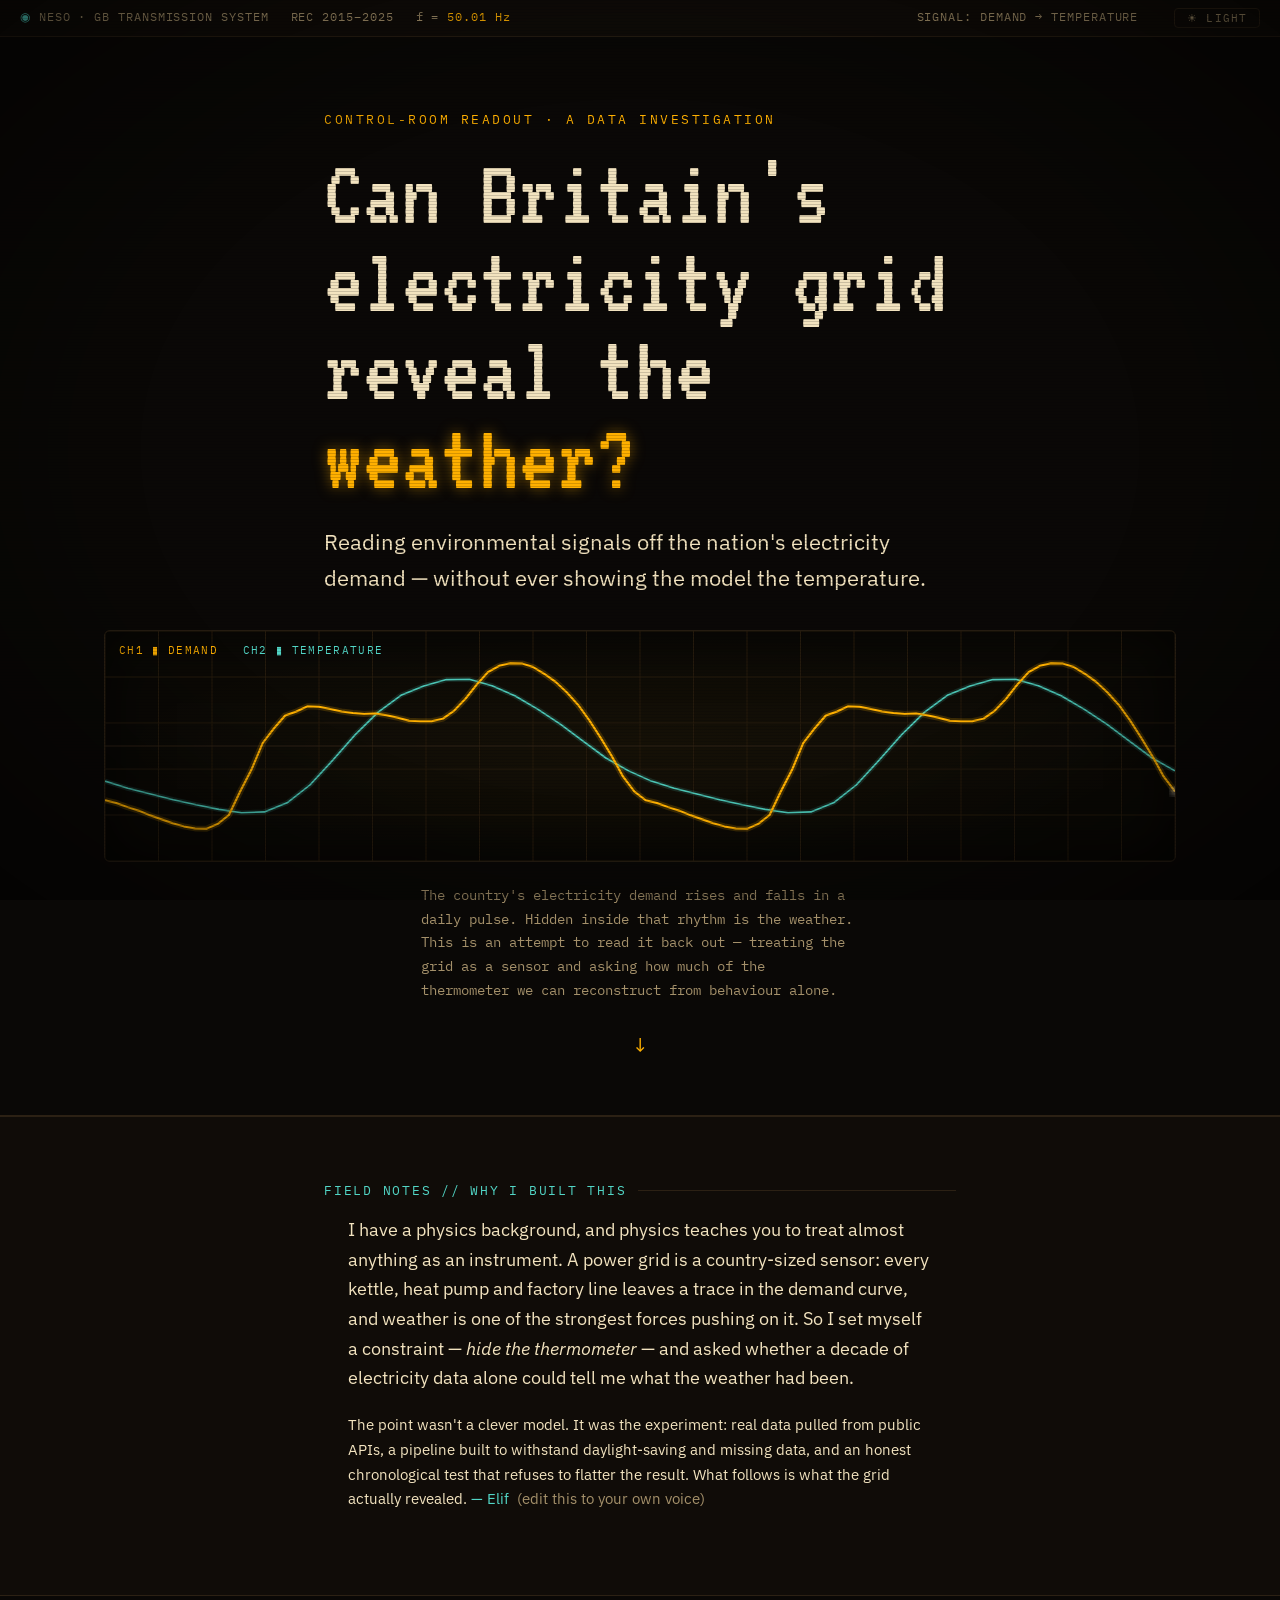
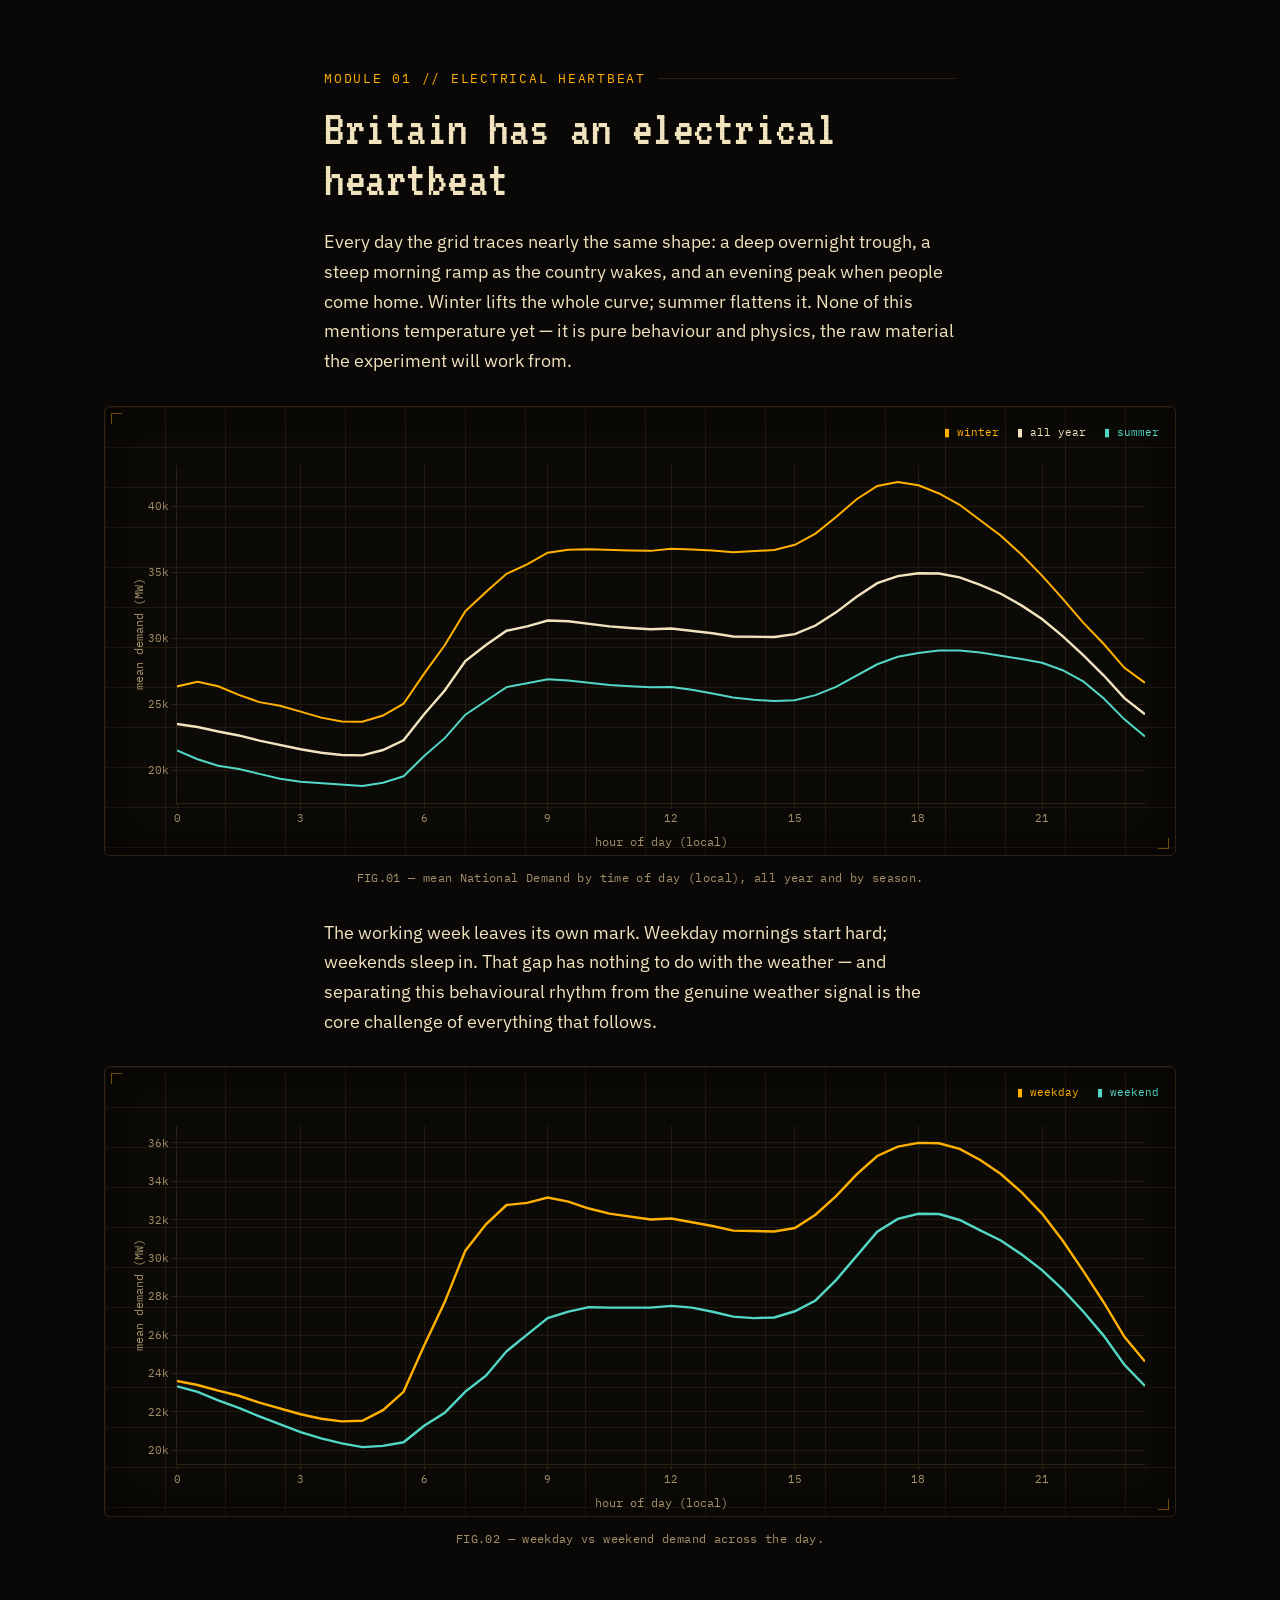
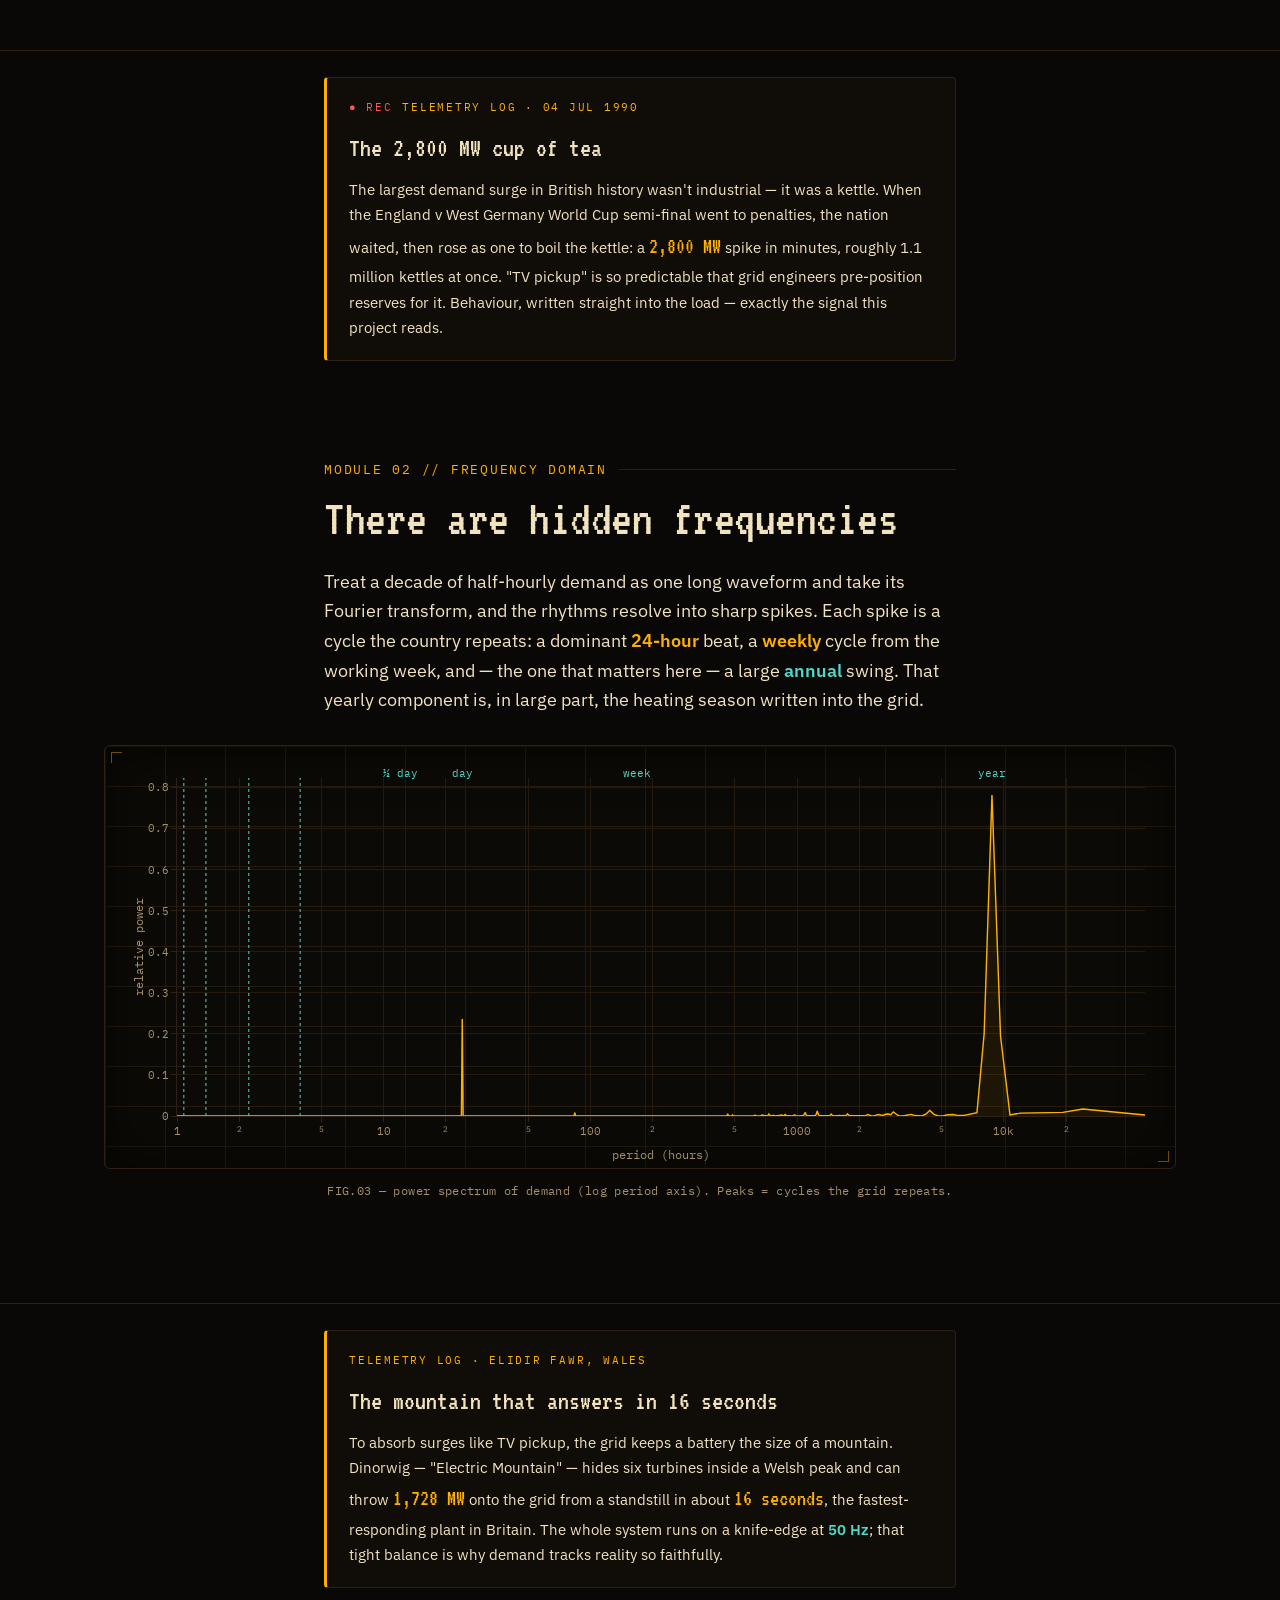
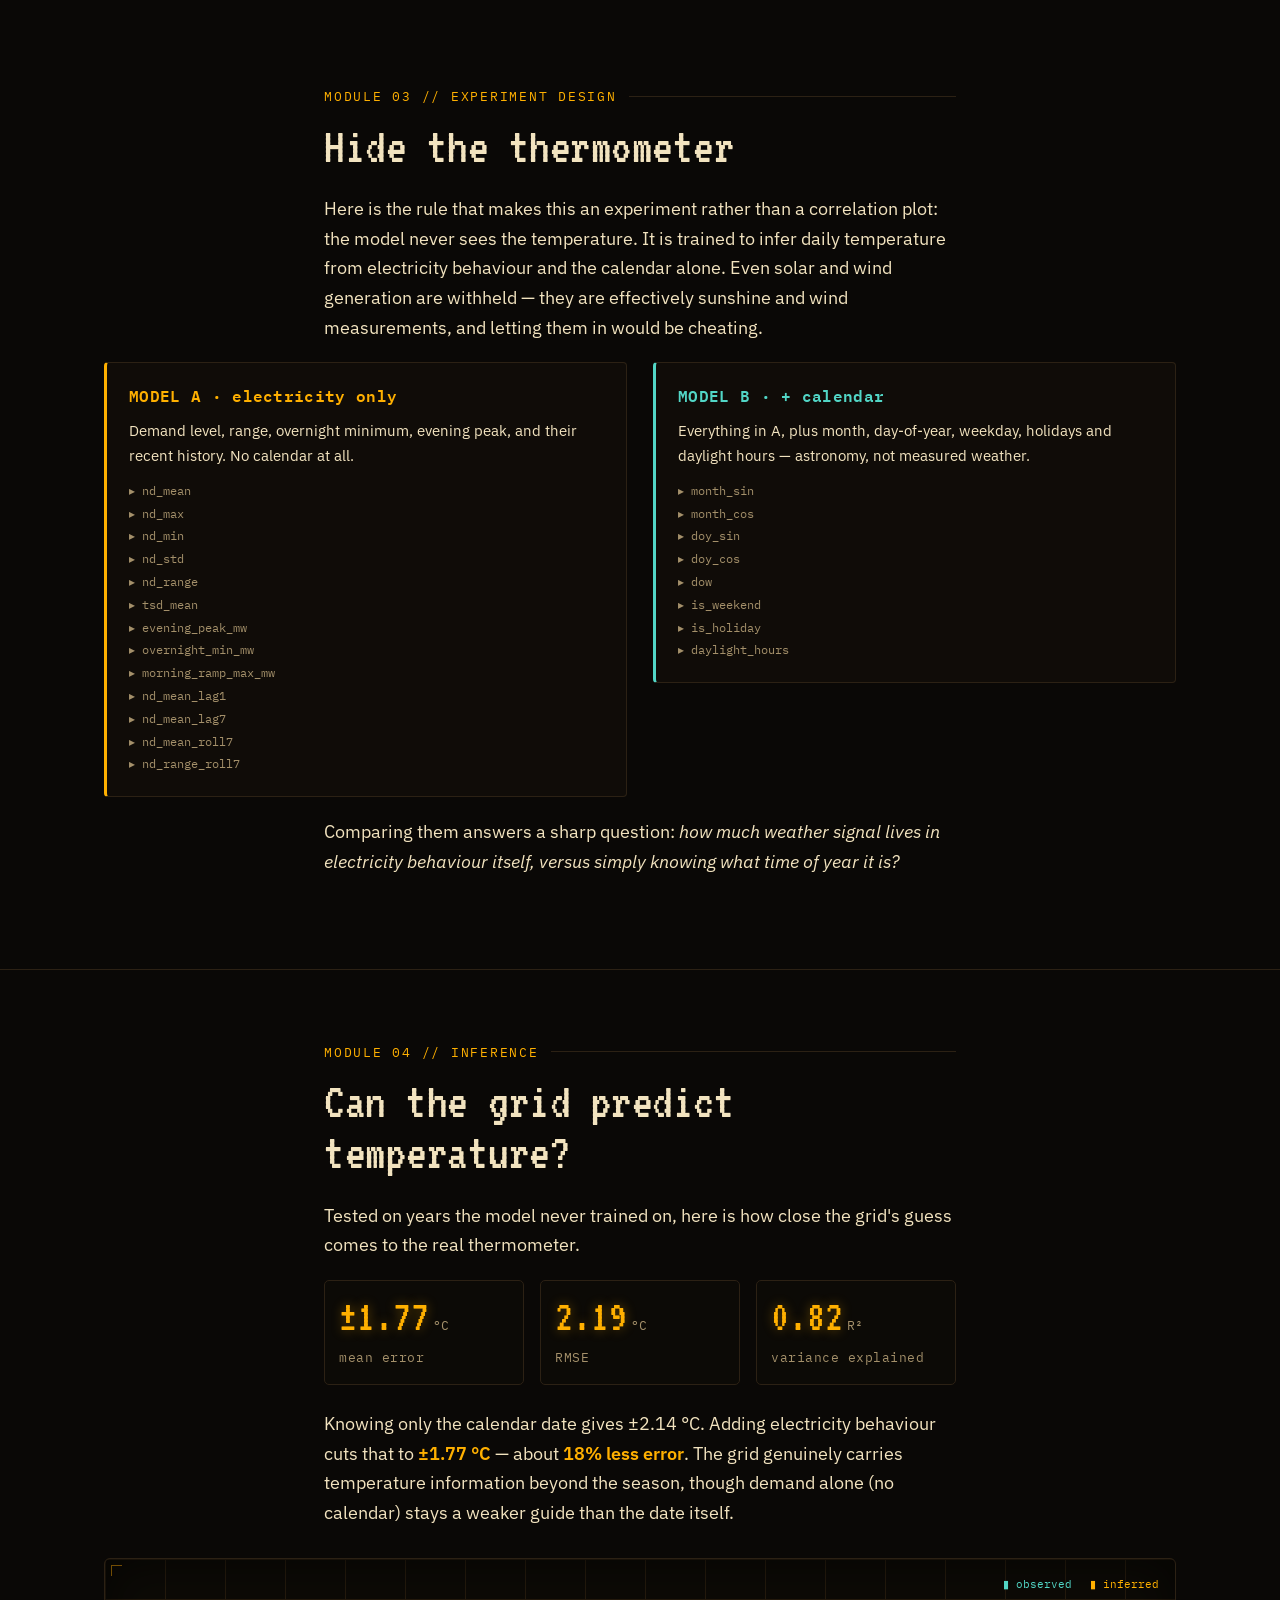
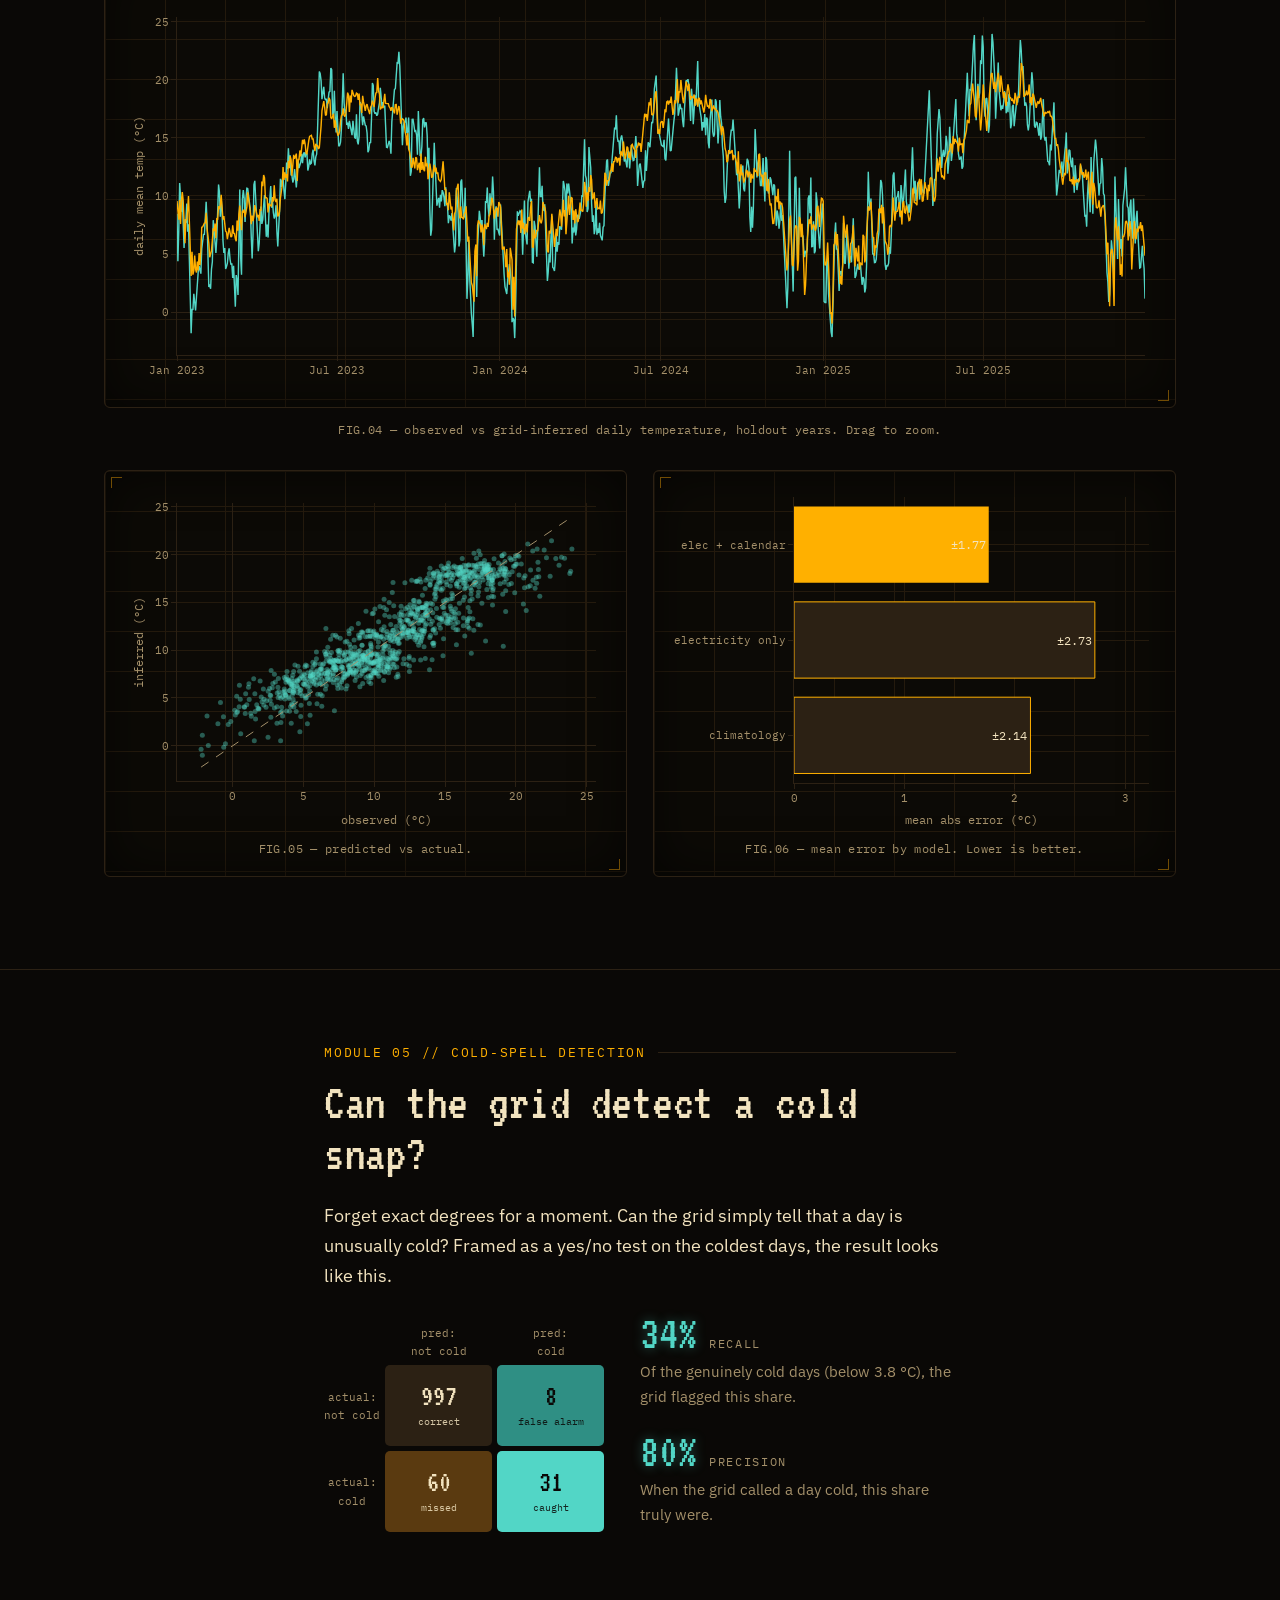
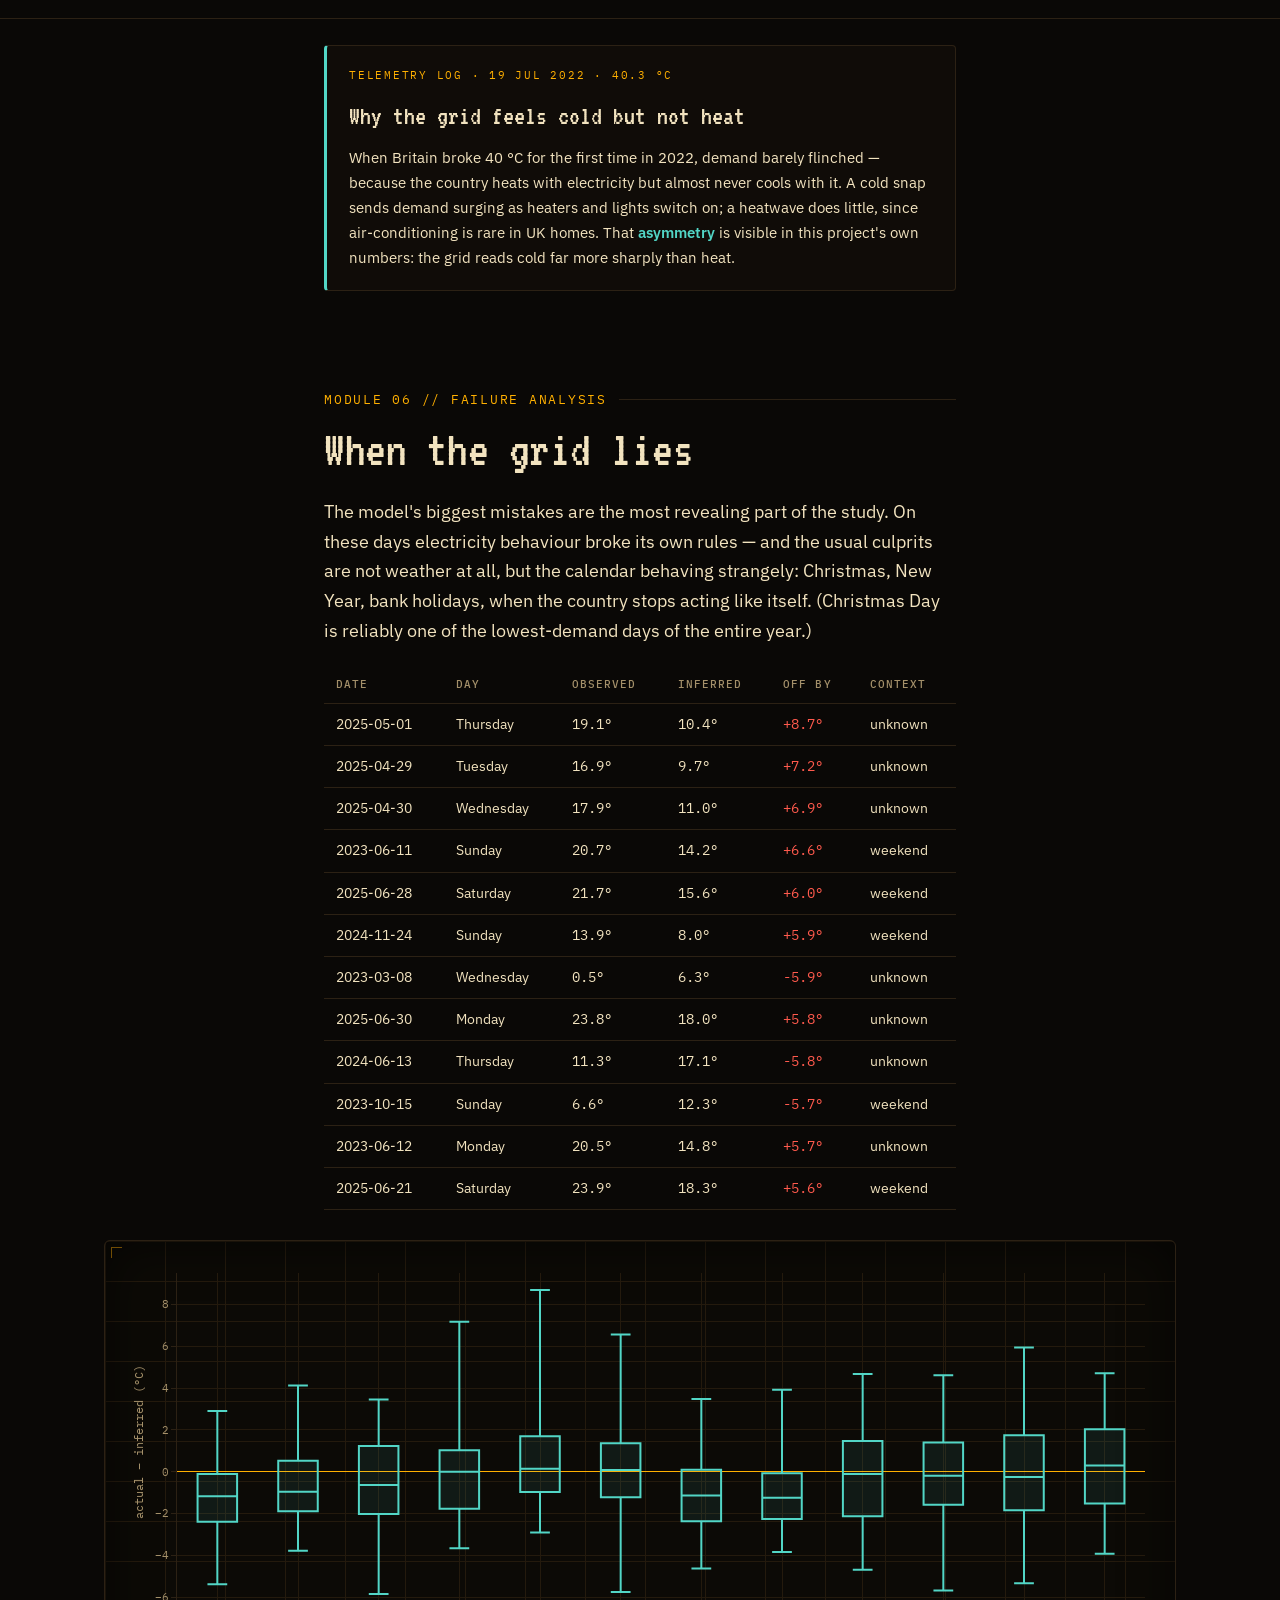
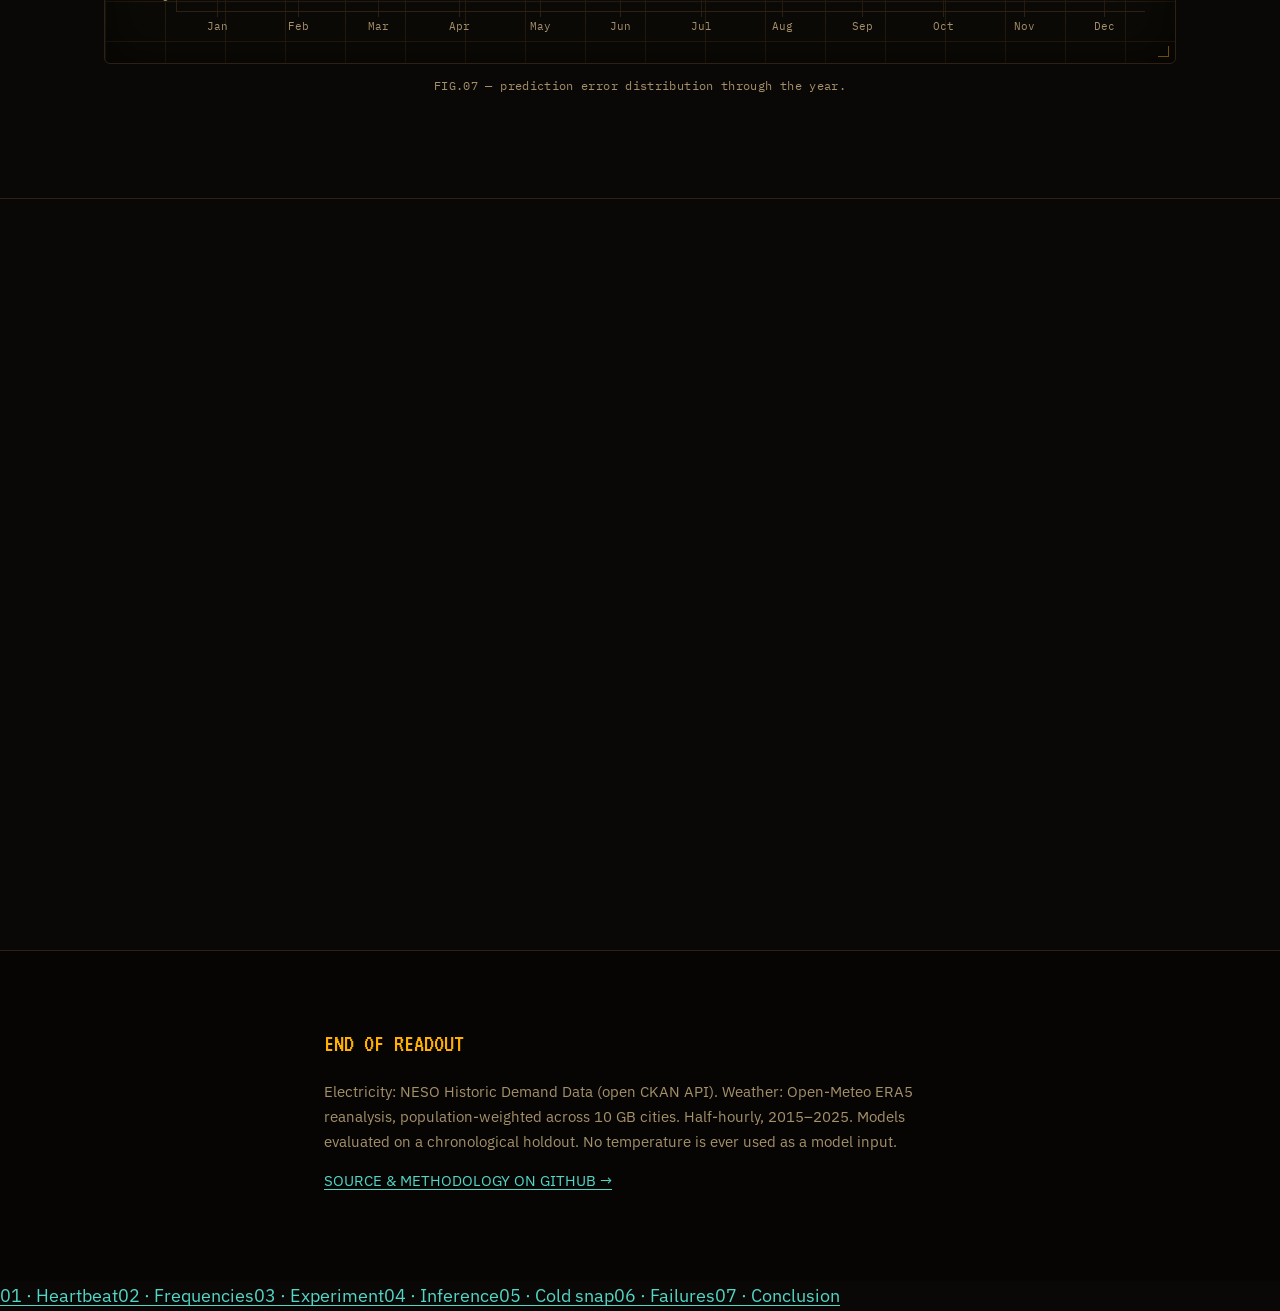
<file: website/index.html>
<!DOCTYPE html>
<html lang="en">
<head>
<meta charset="utf-8">
<meta name="viewport" content="width=device-width, initial-scale=1">
<title>Can Britain's Electricity Grid Reveal the Weather?</title>
<meta name="description" content="Reading the weather off Britain's electricity demand — an amber-CRT data investigation. The model never sees a thermometer.">
<link rel="preconnect" href="https://fonts.googleapis.com">
<link rel="preconnect" href="https://fonts.gstatic.com" crossorigin>
<link href="https://fonts.googleapis.com/css2?family=VT323&family=IBM+Plex+Mono:wght@400;500;600&family=IBM+Plex+Sans:wght@400;500;600&display=swap" rel="stylesheet">
<script src="https://cdn.plot.ly/plotly-2.35.2.min.js" charset="utf-8"></script>
<link rel="stylesheet" href="style.css">
</head>
<body>

<div class="statusbar mono">
  <span><span class="dot">◉</span> NESO · GB TRANSMISSION SYSTEM</span>
  <span>REC 2015–2025</span>
  <span>f = <span class="live">50.00 Hz</span></span>
  <span class="sp">SIGNAL: DEMAND → TEMPERATURE</span>
  <button id="theme-toggle" class="theme-toggle" aria-label="Toggle light or dark theme">☀ LIGHT</button>
</div>

<header class="hero">
  <div class="wrap">
    <p class="eyebrow">Control-room readout · a data investigation</p>
    <h1>Can Britain's<br>electricity grid<br>reveal the <span class="amber">weather?</span></h1>
    <p class="lede">Reading environmental signals off the nation's electricity demand — without ever
      showing the model the temperature.</p>
  </div>
  <div class="scope">
    <div class="scope-screen">
      <div class="scope-tag mono"><span class="ch1">CH1 ▮ DEMAND</span> &nbsp; <span class="ch2">CH2 ▮ TEMPERATURE</span></div>
      <svg id="hero-pulse" preserveAspectRatio="none" aria-hidden="true"></svg>
    </div>
  </div>
  <p class="hero-note">The country's electricity demand rises and falls in a daily pulse. Hidden
    inside that rhythm is the weather. This is an attempt to read it back out — treating the grid
    as a sensor and asking how much of the thermometer we can reconstruct from behaviour alone.</p>
  <div class="scroll-cue" aria-hidden="true">↓</div>
</header>

<!-- FIELD NOTES / PERSONAL -->
<section class="notes">
  <div class="wrap">
    <p class="modtag mono">FIELD NOTES // WHY I BUILT THIS</p>
    <p class="body">I have a physics background, and physics teaches you to treat almost anything as
      an instrument. A power grid is a country-sized sensor: every kettle, heat pump and factory
      line leaves a trace in the demand curve, and weather is one of the strongest forces pushing on
      it. So I set myself a constraint — <em>hide the thermometer</em> — and asked whether a decade
      of electricity data alone could tell me what the weather had been.</p>
    <p class="body muted">The point wasn't a clever model. It was the experiment: real data pulled
      from public APIs, a pipeline built to withstand daylight-saving and missing data, and an honest
      chronological test that refuses to flatter the result. What follows is what the grid actually
      revealed. <span class="cyan">— Elif</span> &nbsp;<span class="muted">(edit this to your own voice)</span></p>
  </div>
</section>

<main>

<!-- 01 -->
<section class="section" id="s1">
  <div class="wrap"><p class="modtag mono">MODULE 01 // ELECTRICAL HEARTBEAT</p>
    <h2>Britain has an electrical heartbeat</h2></div>
  <p class="body">Every day the grid traces nearly the same shape: a deep overnight trough, a steep
    morning ramp as the country wakes, and an evening peak when people come home. Winter lifts the
    whole curve; summer flattens it. None of this mentions temperature yet — it is pure behaviour and
    physics, the raw material the experiment will work from.</p>
  <div class="panel"><div class="panel-screen">
    <div class="chlegend"><span class="c1">all year / winter</span><span class="c2">summer</span></div>
    <div id="chart-hod" class="plot"></div></div>
    <p class="cap">FIG.01 — mean National Demand by time of day (local), all year and by season.</p></div>
  <p class="body">The working week leaves its own mark. Weekday mornings start hard; weekends sleep
    in. That gap has nothing to do with the weather — and separating this behavioural rhythm from the
    genuine weather signal is the core challenge of everything that follows.</p>
  <div class="panel"><div class="panel-screen">
    <div class="chlegend"><span class="c1">weekday</span><span class="c2">weekend</span></div>
    <div id="chart-ww" class="plot"></div></div>
    <p class="cap">FIG.02 — weekday vs weekend demand across the day.</p></div>
</section>

<!-- telemetry: TV pickup -->
<div class="telemetry"><div class="tcard">
  <p class="thead"><span class="rec">● REC</span> TELEMETRY LOG · 04 JUL 1990</p>
  <h4>The 2,800 MW cup of tea</h4>
  <p>The largest demand surge in British history wasn't industrial — it was a kettle. When the
    England v West Germany World Cup semi-final went to penalties, the nation waited, then rose as one
    to boil the kettle: a <span class="big">2,800 MW</span> spike in minutes, roughly 1.1 million
    kettles at once. "TV pickup" is so predictable that grid engineers pre-position reserves for it.
    Behaviour, written straight into the load — exactly the signal this project reads.</p>
</div></div>

<!-- 02 -->
<section class="section" id="s2">
  <div class="wrap"><p class="modtag mono">MODULE 02 // FREQUENCY DOMAIN</p>
    <h2>There are hidden frequencies</h2></div>
  <p class="body">Treat a decade of half-hourly demand as one long waveform and take its Fourier
    transform, and the rhythms resolve into sharp spikes. Each spike is a cycle the country repeats: a
    dominant <span class="k-demand">24-hour</span> beat, a <span class="k-demand">weekly</span> cycle
    from the working week, and — the one that matters here — a large <span class="k-temp">annual</span>
    swing. That yearly component is, in large part, the heating season written into the grid.</p>
  <div class="panel"><div class="panel-screen">
    <div id="chart-fft" class="plot"></div></div>
    <p class="cap">FIG.03 — power spectrum of demand (log period axis). Peaks = cycles the grid repeats.</p></div>
</section>

<!-- telemetry: Dinorwig -->
<div class="telemetry"><div class="tcard">
  <p class="thead">TELEMETRY LOG · ELIDIR FAWR, WALES</p>
  <h4>The mountain that answers in 16 seconds</h4>
  <p>To absorb surges like TV pickup, the grid keeps a battery the size of a mountain. Dinorwig —
    "Electric Mountain" — hides six turbines inside a Welsh peak and can throw <span class="big">1,728
    MW</span> onto the grid from a standstill in about <span class="big">16 seconds</span>, the
    fastest-responding plant in Britain. The whole system runs on a knife-edge at
    <span class="k-temp">50 Hz</span>; that tight balance is why demand tracks reality so faithfully.</p>
</div></div>

<!-- 03 -->
<section class="section" id="s3">
  <div class="wrap"><p class="modtag mono">MODULE 03 // EXPERIMENT DESIGN</p>
    <h2>Hide the thermometer</h2></div>
  <p class="body">Here is the rule that makes this an experiment rather than a correlation plot: the
    model never sees the temperature. It is trained to infer daily temperature from electricity
    behaviour and the calendar alone. Even solar and wind generation are withheld — they are
    effectively sunshine and wind measurements, and letting them in would be cheating.</p>
  <div class="two-charts" style="grid-template-columns:1fr 1fr;">
    <div><div class="tcard"><h3 class="amber">MODEL A · electricity only</h3>
      <p class="muted">Demand level, range, overnight minimum, evening peak, and their recent history.
        No calendar at all.</p>
      <ul id="feats-a" class="mono" style="list-style:none;padding:0;margin:12px 0 0;font-size:12px;color:var(--ink-d);line-height:1.9;"></ul></div></div>
    <div><div class="tcard" style="border-left-color:var(--cyan)"><h3 class="cyan">MODEL B · + calendar</h3>
      <p class="muted">Everything in A, plus month, day-of-year, weekday, holidays and daylight hours —
        astronomy, not measured weather.</p>
      <ul id="feats-b" class="mono" style="list-style:none;padding:0;margin:12px 0 0;font-size:12px;color:var(--ink-d);line-height:1.9;"></ul></div></div>
  </div>
  <p class="body">Comparing them answers a sharp question: <em>how much weather signal lives in
    electricity behaviour itself, versus simply knowing what time of year it is?</em></p>
</section>

<!-- 04 -->
<section class="section" id="s4">
  <div class="wrap"><p class="modtag mono">MODULE 04 // INFERENCE</p>
    <h2>Can the grid predict temperature?</h2></div>
  <p class="body">Tested on years the model never trained on, here is how close the grid's guess comes
    to the real thermometer.</p>
  <div class="stat-row" id="stat-row"></div>
  <p class="body" id="s4-verdict"></p>
  <div class="panel"><div class="panel-screen">
    <div class="chlegend"><span class="c2">observed</span><span class="c1">inferred from grid</span></div>
    <div id="chart-ts" class="plot"></div></div>
    <p class="cap">FIG.04 — observed vs grid-inferred daily temperature, holdout years. Drag to zoom.</p></div>
  <div class="two-charts">
    <div class="panel-screen"><div id="chart-scatter" class="plot" style="height:340px"></div>
      <p class="cap">FIG.05 — predicted vs actual.</p></div>
    <div class="panel-screen"><div id="chart-compare" class="plot" style="height:340px"></div>
      <p class="cap">FIG.06 — mean error by model. Lower is better.</p></div>
  </div>
</section>

<!-- 05 -->
<section class="section" id="s5">
  <div class="wrap"><p class="modtag mono">MODULE 05 // COLD-SPELL DETECTION</p>
    <h2>Can the grid detect a cold snap?</h2></div>
  <p class="body">Forget exact degrees for a moment. Can the grid simply tell that a day is unusually
    cold? Framed as a yes/no test on the coldest days, the result looks like this.</p>
  <div class="cold-grid">
    <div id="confusion" class="confusion"></div>
    <div class="cold-explain">
      <p class="stat-line"><span class="stat-k" id="cold-recall">–</span><span class="stat-lab">recall</span></p>
      <p class="muted" id="cold-recall-txt"></p>
      <p class="stat-line"><span class="stat-k" id="cold-precision">–</span><span class="stat-lab">precision</span></p>
      <p class="muted" id="cold-precision-txt"></p>
    </div>
  </div>
</section>

<!-- telemetry: heatwave asymmetry -->
<div class="telemetry"><div class="tcard" style="border-left-color:var(--cyan)">
  <p class="thead">TELEMETRY LOG · 19 JUL 2022 · 40.3 °C</p>
  <h4>Why the grid feels cold but not heat</h4>
  <p>When Britain broke 40 °C for the first time in 2022, demand barely flinched — because the country
    heats with electricity but almost never cools with it. A cold snap sends demand surging as heaters
    and lights switch on; a heatwave does little, since air-conditioning is rare in UK homes. That
    <span class="k-temp">asymmetry</span> is visible in this project's own numbers: the grid reads cold
    far more sharply than heat.</p>
</div></div>

<!-- 06 -->
<section class="section" id="s6">
  <div class="wrap"><p class="modtag mono">MODULE 06 // FAILURE ANALYSIS</p>
    <h2>When the grid lies</h2></div>
  <p class="body">The model's biggest mistakes are the most revealing part of the study. On these days
    electricity behaviour broke its own rules — and the usual culprits are not weather at all, but the
    calendar behaving strangely: Christmas, New Year, bank holidays, when the country stops acting like
    itself. (Christmas Day is reliably one of the lowest-demand days of the entire year.)</p>
  <div class="table-wrap"><table id="resid-table">
    <thead><tr><th>Date</th><th>Day</th><th>Observed</th><th>Inferred</th><th>Off by</th><th>Context</th></tr></thead>
    <tbody></tbody></table></div>
  <div class="panel"><div class="panel-screen">
    <div id="chart-resmonth" class="plot"></div></div>
    <p class="cap">FIG.07 — prediction error distribution through the year.</p></div>
</section>

<!-- 07 -->
<section class="section" id="s7">
  <div class="wrap"><p class="modtag mono">MODULE 07 // CONCLUSION</p>
    <h2>What did we actually learn?</h2>
    <p class="body" id="conclusion">Britain's electricity demand does carry a real temperature signal —
      as a supplement to the calendar, not a replacement for it.</p>
    <p class="body">The relationship is <strong>asymmetric</strong> (the grid reads cold better than
      heat) and it is <strong>correlation, not measurement</strong> — demand responds to temperature,
      daylight, behaviour and the calendar all at once, and those are deeply entangled. A grid is not a
      thermometer. But it remembers the weather more than you might expect.</p>
    <div class="limits">
      <h3 class="cyan">SYSTEM NOTES · LIMITATIONS</h3>
      <ul>
        <li>Weather is ERA5 reanalysis (a model blend), a documented stand-in for Met Office station data.</li>
        <li>Recent NESO weeks are provisional and revised in arrears.</li>
        <li>Demand fell over the decade; the models must not read that trend as a season clock.</li>
        <li>Calendar features can encode season directly — which is why Model A and B are kept separate.</li>
      </ul>
    </div>
  </div>
</section>

</main>

<footer>
  <div class="wrap">
    <p class="foot-title">END OF READOUT</p>
    <p class="muted">Electricity: NESO Historic Demand Data (open CKAN API). Weather: Open-Meteo ERA5
      reanalysis, population-weighted across 10 GB cities. Half-hourly, 2015–2025. Models evaluated on
      a chronological holdout. No temperature is ever used as a model input.</p>
    <p class="muted"><a id="repo-link" href="https://github.com/elifslmz44/grid-weather">SOURCE &amp; METHODOLOGY ON GITHUB →</a></p>
  </div>
</footer>

<script src="data.js"></script>
<script src="app.js"></script>
</body>
</html>
</file>
<file: docs/style.css>
/* ================================================================
   CAN BRITAIN'S ELECTRICITY GRID REVEAL THE WEATHER?
   Visual system: amber-phosphor CRT control room, c.1984.
   CH1 amber = electricity/demand · CH2 cyan = temperature.
   Type: VT323 (readouts) · IBM Plex Mono (chrome) · IBM Plex Sans (prose)
   ================================================================ */

:root{
  --bg:      #0a0806;   /* warm near-black */
  --bg2:     #100c08;   /* panel */
  --screen:  #0c0a06;   /* scope screen */
  --amber:   #ffb000;   /* P3 phosphor — demand */
  --amber-d: #b87c05;
  --cyan:    #52d6c6;   /* second channel — temperature */
  --cyan-d:  #2f8f84;
  --ink:     #f2e3bf;   /* warm off-white text */
  --ink-d:   #a4906a;   /* muted */
  --grid:    #241a0d;   /* graticule */
  --line:    #2c2114;
  --red:     #ff5a4d;   /* alarms / large errors */
  --max:     1120px;
  --tmax:    680px;
}
/* light mode: instrument-on-paper */
:root[data-theme="light"]{
  --bg:#f4f1e9; --bg2:#eae6da; --screen:#faf8f1;
  --amber:#b25400; --amber-d:#8a4100; --cyan:#1f6f8b; --cyan-d:#14566b;
  --ink:#1c1712; --ink-d:#6d6555; --grid:#e6e0d1; --line:#d5cebd; --red:#c0392b;
}

*{ box-sizing:border-box; }
html{ scroll-behavior:smooth; }
body{
  margin:0; background:var(--bg); color:var(--ink);
  font-family:"IBM Plex Sans",system-ui,sans-serif; font-size:18px; line-height:1.65;
  -webkit-font-smoothing:antialiased;
}
a{ color:var(--cyan); text-underline-offset:3px; }

/* CRT overlays (fixed, above content, non-interactive) */
body::before{ /* scanlines */
  content:""; position:fixed; inset:0; z-index:9998; pointer-events:none;
  background:repeating-linear-gradient(0deg, rgba(0,0,0,0) 0 2px, rgba(0,0,0,0.16) 2px 3px);
  mix-blend-mode:multiply;
}
body::after{ /* vignette */
  content:""; position:fixed; inset:0; z-index:9997; pointer-events:none;
  background:radial-gradient(ellipse at center, rgba(0,0,0,0) 55%, rgba(0,0,0,0.55) 100%);
}

/* light-mode: drop the CRT scanlines/glow that only read on black */
:root[data-theme="light"] body::before{ display:none; }
:root[data-theme="light"] body::after{ background:radial-gradient(ellipse at center, rgba(0,0,0,0) 72%, rgba(0,0,0,0.05) 100%); }
:root[data-theme="light"] .glow-a, :root[data-theme="light"] h1 .amber,
:root[data-theme="light"] .stat .v, :root[data-theme="light"] .stat-k{ text-shadow:none; }
:root[data-theme="light"] .panel-screen, :root[data-theme="light"] .scope-screen{ box-shadow:inset 0 0 26px rgba(0,0,0,.05); }

.theme-toggle{
  margin-left:14px; background:transparent; border:1px solid var(--line); color:var(--ink-d);
  font-family:"IBM Plex Mono",monospace; font-size:11px; letter-spacing:.1em; text-transform:uppercase;
  padding:2px 12px; border-radius:4px; cursor:pointer; transition:color .2s, border-color .2s;
}
.theme-toggle:hover{ color:var(--amber); border-color:var(--amber); }

.wrap{ max-width:var(--tmax); margin:0 auto; padding:0 24px; }
.mono{ font-family:"IBM Plex Mono",monospace; }
.amber{ color:var(--amber); }
.cyan{ color:var(--cyan); }
.k-demand{ color:var(--amber); font-weight:600; }
.k-temp{ color:var(--cyan); font-weight:600; }
.glow-a{ text-shadow:0 0 8px rgba(255,176,0,.55), 0 0 22px rgba(255,176,0,.25); }
.glow-c{ text-shadow:0 0 8px rgba(82,214,198,.5), 0 0 22px rgba(82,214,198,.22); }

/* ---------- status bar ---------- */
.statusbar{
  position:sticky; top:0; z-index:50; background:var(--bg2);
  border-bottom:1px solid var(--line); font-family:"IBM Plex Mono",monospace;
  font-size:11.5px; letter-spacing:.08em; color:var(--ink-d);
  display:flex; gap:22px; padding:8px 20px; overflow:hidden; white-space:nowrap;
}
.statusbar .live{ color:var(--amber); }
.statusbar .dot{ color:var(--cyan); }
.statusbar .sp{ margin-left:auto; }

/* ---------- hero ---------- */
.hero{ padding:8vh 0 6vh; border-bottom:1px solid var(--line); position:relative; }
.eyebrow{
  font-family:"IBM Plex Mono",monospace; font-size:12.5px; letter-spacing:.2em;
  text-transform:uppercase; color:var(--amber); margin:0 0 20px;
}
h1{
  font-family:"VT323",monospace; font-weight:400;
  font-size:clamp(2.8rem,9vw,6rem); line-height:.92; letter-spacing:.01em;
  margin:0 0 22px; color:var(--ink);
}
h1 .amber{ text-shadow:0 0 14px rgba(255,176,0,.5); }
.lede{ font-size:clamp(1.05rem,2.2vw,1.35rem); color:var(--ink); max-width:32em; margin:0 0 8px; }

/* oscilloscope screen */
.scope{
  max-width:var(--max); margin:34px auto 10px; padding:0 24px;
}
.scope-screen{
  position:relative; background:
    radial-gradient(ellipse at center, rgba(255,176,0,0.04), rgba(0,0,0,0) 70%), var(--screen);
  border:1px solid var(--line); border-radius:6px; overflow:hidden;
  box-shadow:inset 0 0 60px rgba(0,0,0,.7);
}
.scope-screen svg{ display:block; width:100%; height:230px; }
.scope-tag{
  position:absolute; top:10px; left:14px; font-family:"IBM Plex Mono",monospace;
  font-size:11px; letter-spacing:.12em; color:var(--ink-d);
}
.scope-tag .ch1{ color:var(--amber); } .scope-tag .ch2{ color:var(--cyan); }
.hero-note{
  font-family:"IBM Plex Mono",monospace; font-size:13.5px; color:var(--ink-d);
  max-width:36em; line-height:1.75; margin:22px auto 0; padding:0 24px;
}
.scroll-cue{ text-align:center; color:var(--amber); font-size:20px; margin-top:26px;
  animation:bob 2s ease-in-out infinite; }
@keyframes bob{ 0%,100%{transform:translateY(0)} 50%{transform:translateY(6px)} }

/* ---------- sections ---------- */
.section{ padding:8vh 0; border-bottom:1px solid var(--line); }
.modtag{
  font-family:"IBM Plex Mono",monospace; font-size:12.5px; letter-spacing:.14em;
  color:var(--amber); margin:0 0 14px; display:flex; align-items:center; gap:12px;
}
.modtag::after{ content:""; flex:1; height:1px; background:var(--line); }
h2{
  font-family:"VT323",monospace; font-weight:400;
  font-size:clamp(2rem,5vw,3.2rem); line-height:1; letter-spacing:.01em; margin:0 0 22px;
}
h3{ font-family:"IBM Plex Mono",monospace; font-weight:600; font-size:1rem; letter-spacing:.02em; margin:0 0 8px; }
.body{ max-width:var(--tmax); margin:0 auto 20px; padding:0 24px; }
.muted{ color:var(--ink-d); font-size:.94rem; }
em{ color:var(--ink); font-style:italic; }
strong{ color:var(--amber); font-weight:600; }

/* ---------- charts (scope panels) ---------- */
.panel{ max-width:var(--max); margin:30px auto; padding:0 24px; }
.panel-screen{
  position:relative; background:
    linear-gradient(var(--grid) 1px, transparent 1px) 0 0/100% 40px,
    linear-gradient(90deg, var(--grid) 1px, transparent 1px) 0 0/60px 100%,
    var(--screen);
  border:1px solid var(--line); border-radius:6px; padding:16px 10px 6px;
  box-shadow:inset 0 0 50px rgba(0,0,0,.6);
}
.panel-screen::before,.panel-screen::after{ /* corner registration ticks */
  content:""; position:absolute; width:10px; height:10px; border:1px solid var(--amber-d); opacity:.6;
}
.panel-screen::before{ top:6px; left:6px; border-right:0; border-bottom:0; }
.panel-screen::after{ bottom:6px; right:6px; border-left:0; border-top:0; }
.plot{ width:100%; height:400px; }
figure{ margin:0; } .panel figcaption,.cap{
  font-family:"IBM Plex Mono",monospace; font-size:12px; color:var(--ink-d);
  text-align:center; margin-top:12px; letter-spacing:.03em;
}
.chlegend{ font-family:"IBM Plex Mono",monospace; font-size:11px; color:var(--ink-d);
  display:flex; gap:18px; justify-content:flex-end; padding:0 6px 8px; }
.chlegend .c1::before,.chlegend .c2::before{ content:"■ "; }
.chlegend .c1{ color:var(--amber); } .chlegend .c2{ color:var(--cyan); }
.two-charts{ max-width:var(--max); margin:20px auto; padding:0 24px; display:grid;
  grid-template-columns:1fr 1fr; gap:26px; }
.two-charts .plot{ height:340px; }

/* ---------- telemetry (fun-fact) cards ---------- */
.telemetry{
  max-width:var(--tmax); margin:26px auto; padding:0 24px;
}
.tcard{
  background:var(--bg2); border:1px solid var(--line); border-left:3px solid var(--amber);
  border-radius:4px; padding:20px 22px;
}
.tcard .thead{
  font-family:"IBM Plex Mono",monospace; font-size:11px; letter-spacing:.16em;
  text-transform:uppercase; color:var(--amber); margin:0 0 10px; display:flex; gap:10px; align-items:center;
}
.tcard .rec{ color:var(--red); animation:blink 1.4s step-end infinite; }
@keyframes blink{ 50%{ opacity:0; } }
.tcard h4{ font-family:"VT323",monospace; font-weight:400; font-size:1.7rem; margin:0 0 6px; color:var(--ink); }
.tcard p{ margin:0; font-size:.95rem; color:var(--ink); }
.tcard .big{ font-family:"VT323",monospace; color:var(--amber); font-size:1.4rem; }

/* ---------- field notes (personal) ---------- */
.notes{ background:var(--bg2); border-top:1px solid var(--line); border-bottom:1px solid var(--line); }
.notes .wrap{ padding-top:7vh; padding-bottom:7vh; }
.notes .modtag{ color:var(--cyan); }
.notes .modtag::after{ background:var(--line); }
.notes p{ color:var(--ink); }

/* ---------- stat readouts (section 4) ---------- */
.stat-row{ max-width:var(--tmax); margin:6px auto 24px; padding:0 24px;
  display:grid; grid-template-columns:repeat(3,1fr); gap:16px; }
.stat{ background:var(--screen); border:1px solid var(--line); border-radius:5px; padding:16px 14px; }
.stat .v{ font-family:"VT323",monospace; font-size:2.8rem; line-height:.9; color:var(--amber);
  text-shadow:0 0 12px rgba(255,176,0,.4); }
.stat .u{ font-family:"IBM Plex Mono",monospace; font-size:.8rem; color:var(--ink-d); }
.stat .l{ display:block; margin-top:8px; font-size:.8rem; color:var(--ink-d);
  font-family:"IBM Plex Mono",monospace; letter-spacing:.04em; }

/* ---------- cold section ---------- */
.cold-grid{ max-width:var(--tmax); margin:20px auto 0; padding:0 24px;
  display:grid; grid-template-columns:280px 1fr; gap:36px; align-items:center; }
.confusion{ display:grid; grid-template-columns:auto 1fr 1fr; grid-template-rows:auto 1fr 1fr; gap:5px;
  font-family:"IBM Plex Mono",monospace; font-size:11px; }
.cm-cell{ border-radius:5px; padding:16px 8px; text-align:center; }
.cm-num{ font-family:"VT323",monospace; font-size:1.9rem; display:block; line-height:1; }
.cm-lab{ font-size:10px; opacity:.85; }
.cm-axis{ color:var(--ink-d); align-self:center; text-align:center; }
.stat-line{ margin:0 0 2px; display:flex; align-items:baseline; gap:12px; }
.stat-k{ font-family:"VT323",monospace; font-size:3rem; color:var(--cyan); line-height:1;
  text-shadow:0 0 12px rgba(82,214,198,.4); }
.stat-lab{ font-family:"IBM Plex Mono",monospace; font-size:.75rem; letter-spacing:.14em;
  text-transform:uppercase; color:var(--ink-d); }
.cold-explain .muted{ margin:0 0 18px; }

/* ---------- residual table ---------- */
.table-wrap{ max-width:var(--tmax); margin:22px auto 0; padding:0 24px; overflow-x:auto; }
table{ width:100%; border-collapse:collapse; font-size:.88rem; }
th,td{ text-align:left; padding:9px 12px; border-bottom:1px solid var(--line); }
th{ font-family:"IBM Plex Mono",monospace; font-size:10.5px; letter-spacing:.1em; text-transform:uppercase;
  color:var(--ink-d); font-weight:500; }
td{ color:var(--ink); }
td:nth-child(3),td:nth-child(4),td:nth-child(5){ font-family:"IBM Plex Mono",monospace; }
tbody tr:hover{ background:rgba(255,176,0,.04); }

/* ---------- limitations ---------- */
.limits{ max-width:var(--tmax); margin:28px auto 0; padding:20px 22px; background:var(--bg2);
  border:1px solid var(--line); border-left:3px solid var(--cyan); border-radius:4px; }
.limits ul{ margin:8px 0 0; padding-left:18px; color:var(--ink-d); font-size:.9rem; }
.limits li{ margin:6px 0; }

/* ---------- footer ---------- */
footer{ padding:8vh 0; background:#070503; }
footer .foot-title{ font-family:"VT323",monospace; font-size:1.6rem; color:var(--amber); margin:0 0 14px; }
footer .muted{ color:var(--ink-d); max-width:46em; }
footer a{ color:var(--cyan); }

/* ---------- data integrity panel ---------- */
.dq{ max-width:var(--tmax); margin:20px auto 0; padding:0 24px;
  display:grid; grid-template-columns:1fr 1fr; gap:8px 24px; }
.dq .dq-item{ font-family:"IBM Plex Mono",monospace; font-size:12.5px; color:var(--ink-d);
  display:flex; gap:10px; align-items:baseline; border-top:1px solid var(--line); padding:7px 0; }
.dq .dq-ok{ color:var(--cyan); } .dq .dq-warn{ color:var(--amber); }
.dq .dq-val{ color:var(--ink); }
@media (max-width:720px){ .dq{ grid-template-columns:1fr; } }

/* ---------- per-chart 'how to read' notes ---------- */
.readwrap{ text-align:center; margin:2px auto 10px; }
.readmore{ font-family:"IBM Plex Mono",monospace; font-size:11px; letter-spacing:.08em;
  color:var(--ink-d); background:none; border:none; cursor:pointer; padding:4px 6px; }
.readmore:hover{ color:var(--amber); }
.readnote{ max-width:660px; margin:0 auto; padding:0 24px; max-height:0; overflow:hidden; opacity:0;
  text-align:left; color:var(--soft); font-size:13px; line-height:1.65;
  transition:max-height .32s ease, opacity .32s ease, margin .32s ease; }
.readnote.open{ max-height:340px; opacity:1; margin-top:8px; }

/* ---------- interactive explorer ---------- */
.explorer{ max-width:var(--tmax); margin:0 auto 16px; padding:0 24px; display:grid;
  grid-template-columns:1.3fr 1fr; gap:22px; align-items:center; }
@media (max-width:720px){ .explorer{ grid-template-columns:1fr; } }
.ex-controls{ display:flex; flex-direction:column; gap:18px; }
.ex-field{ display:flex; flex-direction:column; gap:8px; font-size:11px; letter-spacing:.12em; color:var(--ink-d); }
.ex-readout{ font-family:"IBM Plex Mono",monospace; font-size:15px; color:var(--amber); letter-spacing:0; }
.ex-field select{ font-family:"IBM Plex Mono",monospace; font-size:13px; color:var(--ink); background:var(--screen);
  border:1px solid var(--line); border-radius:5px; padding:8px 10px; letter-spacing:0; }
.ex-field input[type=range]{ -webkit-appearance:none; appearance:none; height:4px; border-radius:2px;
  background:var(--line); outline:none; }
.ex-field input[type=range]::-webkit-slider-thumb{ -webkit-appearance:none; appearance:none; width:16px; height:16px;
  border-radius:50%; background:var(--amber); cursor:pointer; box-shadow:0 0 8px var(--amber); }
.ex-field input[type=range]::-moz-range-thumb{ width:16px; height:16px; border:none; border-radius:50%;
  background:var(--amber); cursor:pointer; box-shadow:0 0 8px var(--amber); }
.ex-output{ text-align:center; border:1px solid var(--line); border-radius:8px; background:var(--screen); padding:26px 16px; }
.ex-temp{ font-family:"VT323",monospace; font-size:76px; line-height:1; color:var(--temp); text-shadow:0 0 14px var(--temp-glow, rgba(82,214,198,.4)); }
.ex-label{ margin-top:8px; font-size:12px; letter-spacing:.1em; color:var(--ink-d); }

/* ---------- SQL warehouse module ---------- */
.schema{ max-width:var(--tmax); margin:0 auto 22px; padding:0 24px; display:flex; flex-wrap:wrap;
  gap:16px; align-items:flex-start; justify-content:center; }
.schema .tbl{ border:1px solid var(--line); border-radius:6px; background:var(--screen); min-width:190px;
  font-family:"IBM Plex Mono",monospace; font-size:11px; overflow:hidden; }
.schema .tbl.fact{ border-color:var(--amber-d); }
.schema .tbl h5{ margin:0; padding:7px 12px; font-size:11px; letter-spacing:.08em; color:var(--bg);
  background:var(--ink-d); }
.schema .tbl.fact h5{ background:var(--amber); }
.schema .tbl ul{ margin:0; padding:8px 12px; list-style:none; color:var(--ink-d); }
.schema .tbl li{ padding:1px 0; }
.schema .tbl li.key{ color:var(--temp); }
.schema .join{ align-self:center; color:var(--ink-d); font-family:"IBM Plex Mono",monospace; font-size:20px; }
.sql-caption{ font-size:11px; color:var(--soft); line-height:1.6; margin:0 0 10px;
  padding:8px 12px; border-left:2px solid var(--amber-d); background:var(--screen); border-radius:0 4px 4px 0; }
#recon-line{ color:var(--temp); }

/* ---------- segmented feature toggle ---------- */
.seg{ max-width:var(--tmax); margin:0 auto 20px; padding:0 24px; display:flex; flex-wrap:wrap; gap:8px; }
.seg button{ font-family:"IBM Plex Mono",monospace; font-size:12px; letter-spacing:.04em;
  color:var(--ink-d); background:var(--screen); border:1px solid var(--line); border-radius:5px;
  padding:8px 14px; cursor:pointer; transition:color .18s, border-color .18s, background .18s; }
.seg button:hover{ color:var(--amber); border-color:var(--amber-d); }
.seg button.on{ color:var(--bg); background:var(--amber); border-color:var(--amber); }

/* ---------- scroll progress bar ---------- */
#scroll-progress{ position:fixed; top:0; left:0; height:2px; width:0;
  background:var(--amber); z-index:60; box-shadow:0 0 8px var(--amber);
  transition:width .1s linear; }
:root[data-theme="light"] #scroll-progress{ box-shadow:none; }

/* ---------- module navigation dots ---------- */
#modnav{ position:fixed; right:20px; top:50%; transform:translateY(-50%); z-index:55;
  display:flex; flex-direction:column; gap:14px; }
#modnav .dot{ position:relative; width:9px; height:9px; border:1px solid var(--ink-d);
  border-radius:50%; display:block; transition:background .2s, border-color .2s; }
#modnav .dot:hover, #modnav .dot.active{ background:var(--amber); border-color:var(--amber); }
#modnav .dot-label{ position:absolute; right:18px; top:50%; transform:translateY(-50%);
  white-space:nowrap; font-family:"IBM Plex Mono",monospace; font-size:11px; letter-spacing:.08em;
  color:var(--ink-d); background:var(--bg2); border:1px solid var(--line); border-radius:4px;
  padding:2px 8px; opacity:0; pointer-events:none; transition:opacity .2s; }
#modnav .dot:hover .dot-label{ opacity:1; }
@media (max-width:900px){ #modnav{ display:none; } }

/* ---------- scroll reveals ---------- */
.reveal{ opacity:0; transform:translateY(30px);
  transition:opacity .7s ease, transform .75s cubic-bezier(.2,.75,.2,1); }
.reveal.in-view{ opacity:1; transform:none; }
/* stagger within groups */
.stat-row .stat:nth-child(2){ transition-delay:.08s; }
.stat-row .stat:nth-child(3){ transition-delay:.16s; }
.two-charts > *:nth-child(2){ transition-delay:.1s; }

/* ---------- responsive & a11y ---------- */
@media (max-width:720px){
  body{ font-size:16px; }
  .stat-row,.two-charts{ grid-template-columns:1fr; }
  .cold-grid{ grid-template-columns:1fr; gap:20px; }
  .plot{ height:330px; } .statusbar{ font-size:10.5px; gap:14px; }
}
@media (prefers-reduced-motion:reduce){
  html{ scroll-behavior:auto; }
  .scroll-cue,.tcard .rec{ animation:none; }
  body::before{ display:none; } /* no scanlines if motion-sensitive */
  .reveal{ opacity:1; transform:none; transition:none; }
}
</file>
<file: website/style.css>
/* ================================================================
   CAN BRITAIN'S ELECTRICITY GRID REVEAL THE WEATHER?
   Visual system: amber-phosphor CRT control room, c.1984.
   CH1 amber = electricity/demand · CH2 cyan = temperature.
   Type: VT323 (readouts) · IBM Plex Mono (chrome) · IBM Plex Sans (prose)
   ================================================================ */

:root{
  --bg:      #0a0806;   /* warm near-black */
  --bg2:     #100c08;   /* panel */
  --screen:  #0c0a06;   /* scope screen */
  --amber:   #ffb000;   /* P3 phosphor — demand */
  --amber-d: #b87c05;
  --cyan:    #52d6c6;   /* second channel — temperature */
  --cyan-d:  #2f8f84;
  --ink:     #f2e3bf;   /* warm off-white text */
  --ink-d:   #a4906a;   /* muted */
  --grid:    #241a0d;   /* graticule */
  --line:    #2c2114;
  --red:     #ff5a4d;   /* alarms / large errors */
  --max:     1120px;
  --tmax:    680px;
}
/* light mode: instrument-on-paper */
:root[data-theme="light"]{
  --bg:#f4f1e9; --bg2:#eae6da; --screen:#faf8f1;
  --amber:#b25400; --amber-d:#8a4100; --cyan:#1f6f8b; --cyan-d:#14566b;
  --ink:#1c1712; --ink-d:#6d6555; --grid:#e6e0d1; --line:#d5cebd; --red:#c0392b;
}

*{ box-sizing:border-box; }
html{ scroll-behavior:smooth; }
body{
  margin:0; background:var(--bg); color:var(--ink);
  font-family:"IBM Plex Sans",system-ui,sans-serif; font-size:18px; line-height:1.65;
  -webkit-font-smoothing:antialiased;
}
a{ color:var(--cyan); text-underline-offset:3px; }

/* CRT overlays (fixed, above content, non-interactive) */
body::before{ /* scanlines */
  content:""; position:fixed; inset:0; z-index:9998; pointer-events:none;
  background:repeating-linear-gradient(0deg, rgba(0,0,0,0) 0 2px, rgba(0,0,0,0.16) 2px 3px);
  mix-blend-mode:multiply;
}
body::after{ /* vignette */
  content:""; position:fixed; inset:0; z-index:9997; pointer-events:none;
  background:radial-gradient(ellipse at center, rgba(0,0,0,0) 55%, rgba(0,0,0,0.55) 100%);
}

/* light-mode: drop the CRT scanlines/glow that only read on black */
:root[data-theme="light"] body::before{ display:none; }
:root[data-theme="light"] body::after{ background:radial-gradient(ellipse at center, rgba(0,0,0,0) 72%, rgba(0,0,0,0.05) 100%); }
:root[data-theme="light"] .glow-a, :root[data-theme="light"] h1 .amber,
:root[data-theme="light"] .stat .v, :root[data-theme="light"] .stat-k{ text-shadow:none; }
:root[data-theme="light"] .panel-screen, :root[data-theme="light"] .scope-screen{ box-shadow:inset 0 0 26px rgba(0,0,0,.05); }

.theme-toggle{
  margin-left:14px; background:transparent; border:1px solid var(--line); color:var(--ink-d);
  font-family:"IBM Plex Mono",monospace; font-size:11px; letter-spacing:.1em; text-transform:uppercase;
  padding:2px 12px; border-radius:4px; cursor:pointer; transition:color .2s, border-color .2s;
}
.theme-toggle:hover{ color:var(--amber); border-color:var(--amber); }

.wrap{ max-width:var(--tmax); margin:0 auto; padding:0 24px; }
.mono{ font-family:"IBM Plex Mono",monospace; }
.amber{ color:var(--amber); }
.cyan{ color:var(--cyan); }
.k-demand{ color:var(--amber); font-weight:600; }
.k-temp{ color:var(--cyan); font-weight:600; }
.glow-a{ text-shadow:0 0 8px rgba(255,176,0,.55), 0 0 22px rgba(255,176,0,.25); }
.glow-c{ text-shadow:0 0 8px rgba(82,214,198,.5), 0 0 22px rgba(82,214,198,.22); }

/* ---------- status bar ---------- */
.statusbar{
  position:sticky; top:0; z-index:50; background:var(--bg2);
  border-bottom:1px solid var(--line); font-family:"IBM Plex Mono",monospace;
  font-size:11.5px; letter-spacing:.08em; color:var(--ink-d);
  display:flex; gap:22px; padding:8px 20px; overflow:hidden; white-space:nowrap;
}
.statusbar .live{ color:var(--amber); }
.statusbar .dot{ color:var(--cyan); }
.statusbar .sp{ margin-left:auto; }

/* ---------- hero ---------- */
.hero{ padding:8vh 0 6vh; border-bottom:1px solid var(--line); position:relative; }
.eyebrow{
  font-family:"IBM Plex Mono",monospace; font-size:12.5px; letter-spacing:.2em;
  text-transform:uppercase; color:var(--amber); margin:0 0 20px;
}
h1{
  font-family:"VT323",monospace; font-weight:400;
  font-size:clamp(2.8rem,9vw,6rem); line-height:.92; letter-spacing:.01em;
  margin:0 0 22px; color:var(--ink);
}
h1 .amber{ text-shadow:0 0 14px rgba(255,176,0,.5); }
.lede{ font-size:clamp(1.05rem,2.2vw,1.35rem); color:var(--ink); max-width:32em; margin:0 0 8px; }

/* oscilloscope screen */
.scope{
  max-width:var(--max); margin:34px auto 10px; padding:0 24px;
}
.scope-screen{
  position:relative; background:
    radial-gradient(ellipse at center, rgba(255,176,0,0.04), rgba(0,0,0,0) 70%), var(--screen);
  border:1px solid var(--line); border-radius:6px; overflow:hidden;
  box-shadow:inset 0 0 60px rgba(0,0,0,.7);
}
.scope-screen svg{ display:block; width:100%; height:230px; }
.scope-tag{
  position:absolute; top:10px; left:14px; font-family:"IBM Plex Mono",monospace;
  font-size:11px; letter-spacing:.12em; color:var(--ink-d);
}
.scope-tag .ch1{ color:var(--amber); } .scope-tag .ch2{ color:var(--cyan); }
.hero-note{
  font-family:"IBM Plex Mono",monospace; font-size:13.5px; color:var(--ink-d);
  max-width:36em; line-height:1.75; margin:22px auto 0; padding:0 24px;
}
.scroll-cue{ text-align:center; color:var(--amber); font-size:20px; margin-top:26px;
  animation:bob 2s ease-in-out infinite; }
@keyframes bob{ 0%,100%{transform:translateY(0)} 50%{transform:translateY(6px)} }

/* ---------- sections ---------- */
.section{ padding:8vh 0; border-bottom:1px solid var(--line); }
.modtag{
  font-family:"IBM Plex Mono",monospace; font-size:12.5px; letter-spacing:.14em;
  color:var(--amber); margin:0 0 14px; display:flex; align-items:center; gap:12px;
}
.modtag::after{ content:""; flex:1; height:1px; background:var(--line); }
h2{
  font-family:"VT323",monospace; font-weight:400;
  font-size:clamp(2rem,5vw,3.2rem); line-height:1; letter-spacing:.01em; margin:0 0 22px;
}
h3{ font-family:"IBM Plex Mono",monospace; font-weight:600; font-size:1rem; letter-spacing:.02em; margin:0 0 8px; }
.body{ max-width:var(--tmax); margin:0 auto 20px; padding:0 24px; }
.muted{ color:var(--ink-d); font-size:.94rem; }
em{ color:var(--ink); font-style:italic; }
strong{ color:var(--amber); font-weight:600; }

/* ---------- charts (scope panels) ---------- */
.panel{ max-width:var(--max); margin:30px auto; padding:0 24px; }
.panel-screen{
  position:relative; background:
    linear-gradient(var(--grid) 1px, transparent 1px) 0 0/100% 40px,
    linear-gradient(90deg, var(--grid) 1px, transparent 1px) 0 0/60px 100%,
    var(--screen);
  border:1px solid var(--line); border-radius:6px; padding:16px 10px 6px;
  box-shadow:inset 0 0 50px rgba(0,0,0,.6);
}
.panel-screen::before,.panel-screen::after{ /* corner registration ticks */
  content:""; position:absolute; width:10px; height:10px; border:1px solid var(--amber-d); opacity:.6;
}
.panel-screen::before{ top:6px; left:6px; border-right:0; border-bottom:0; }
.panel-screen::after{ bottom:6px; right:6px; border-left:0; border-top:0; }
.plot{ width:100%; height:400px; }
figure{ margin:0; } .panel figcaption,.cap{
  font-family:"IBM Plex Mono",monospace; font-size:12px; color:var(--ink-d);
  text-align:center; margin-top:12px; letter-spacing:.03em;
}
.chlegend{ font-family:"IBM Plex Mono",monospace; font-size:11px; color:var(--ink-d);
  display:flex; gap:18px; justify-content:flex-end; padding:0 6px 8px; }
.chlegend .c1::before,.chlegend .c2::before{ content:"■ "; }
.chlegend .c1{ color:var(--amber); } .chlegend .c2{ color:var(--cyan); }
.two-charts{ max-width:var(--max); margin:20px auto; padding:0 24px; display:grid;
  grid-template-columns:1fr 1fr; gap:26px; }
.two-charts .plot{ height:340px; }

/* ---------- telemetry (fun-fact) cards ---------- */
.telemetry{
  max-width:var(--tmax); margin:26px auto; padding:0 24px;
}
.tcard{
  background:var(--bg2); border:1px solid var(--line); border-left:3px solid var(--amber);
  border-radius:4px; padding:20px 22px;
}
.tcard .thead{
  font-family:"IBM Plex Mono",monospace; font-size:11px; letter-spacing:.16em;
  text-transform:uppercase; color:var(--amber); margin:0 0 10px; display:flex; gap:10px; align-items:center;
}
.tcard .rec{ color:var(--red); animation:blink 1.4s step-end infinite; }
@keyframes blink{ 50%{ opacity:0; } }
.tcard h4{ font-family:"VT323",monospace; font-weight:400; font-size:1.7rem; margin:0 0 6px; color:var(--ink); }
.tcard p{ margin:0; font-size:.95rem; color:var(--ink); }
.tcard .big{ font-family:"VT323",monospace; color:var(--amber); font-size:1.4rem; }

/* ---------- field notes (personal) ---------- */
.notes{ background:var(--bg2); border-top:1px solid var(--line); border-bottom:1px solid var(--line); }
.notes .wrap{ padding-top:7vh; padding-bottom:7vh; }
.notes .modtag{ color:var(--cyan); }
.notes .modtag::after{ background:var(--line); }
.notes p{ color:var(--ink); }

/* ---------- stat readouts (section 4) ---------- */
.stat-row{ max-width:var(--tmax); margin:6px auto 24px; padding:0 24px;
  display:grid; grid-template-columns:repeat(3,1fr); gap:16px; }
.stat{ background:var(--screen); border:1px solid var(--line); border-radius:5px; padding:16px 14px; }
.stat .v{ font-family:"VT323",monospace; font-size:2.8rem; line-height:.9; color:var(--amber);
  text-shadow:0 0 12px rgba(255,176,0,.4); }
.stat .u{ font-family:"IBM Plex Mono",monospace; font-size:.8rem; color:var(--ink-d); }
.stat .l{ display:block; margin-top:8px; font-size:.8rem; color:var(--ink-d);
  font-family:"IBM Plex Mono",monospace; letter-spacing:.04em; }

/* ---------- cold section ---------- */
.cold-grid{ max-width:var(--tmax); margin:20px auto 0; padding:0 24px;
  display:grid; grid-template-columns:280px 1fr; gap:36px; align-items:center; }
.confusion{ display:grid; grid-template-columns:auto 1fr 1fr; grid-template-rows:auto 1fr 1fr; gap:5px;
  font-family:"IBM Plex Mono",monospace; font-size:11px; }
.cm-cell{ border-radius:5px; padding:16px 8px; text-align:center; }
.cm-num{ font-family:"VT323",monospace; font-size:1.9rem; display:block; line-height:1; }
.cm-lab{ font-size:10px; opacity:.85; }
.cm-axis{ color:var(--ink-d); align-self:center; text-align:center; }
.stat-line{ margin:0 0 2px; display:flex; align-items:baseline; gap:12px; }
.stat-k{ font-family:"VT323",monospace; font-size:3rem; color:var(--cyan); line-height:1;
  text-shadow:0 0 12px rgba(82,214,198,.4); }
.stat-lab{ font-family:"IBM Plex Mono",monospace; font-size:.75rem; letter-spacing:.14em;
  text-transform:uppercase; color:var(--ink-d); }
.cold-explain .muted{ margin:0 0 18px; }

/* ---------- residual table ---------- */
.table-wrap{ max-width:var(--tmax); margin:22px auto 0; padding:0 24px; overflow-x:auto; }
table{ width:100%; border-collapse:collapse; font-size:.88rem; }
th,td{ text-align:left; padding:9px 12px; border-bottom:1px solid var(--line); }
th{ font-family:"IBM Plex Mono",monospace; font-size:10.5px; letter-spacing:.1em; text-transform:uppercase;
  color:var(--ink-d); font-weight:500; }
td{ color:var(--ink); }
td:nth-child(3),td:nth-child(4),td:nth-child(5){ font-family:"IBM Plex Mono",monospace; }
tbody tr:hover{ background:rgba(255,176,0,.04); }

/* ---------- limitations ---------- */
.limits{ max-width:var(--tmax); margin:28px auto 0; padding:20px 22px; background:var(--bg2);
  border:1px solid var(--line); border-left:3px solid var(--cyan); border-radius:4px; }
.limits ul{ margin:8px 0 0; padding-left:18px; color:var(--ink-d); font-size:.9rem; }
.limits li{ margin:6px 0; }

/* ---------- footer ---------- */
footer{ padding:8vh 0; background:#070503; }
footer .foot-title{ font-family:"VT323",monospace; font-size:1.6rem; color:var(--amber); margin:0 0 14px; }
footer .muted{ color:var(--ink-d); max-width:46em; }
footer a{ color:var(--cyan); }

/* ---------- scroll reveals ---------- */
.reveal{ opacity:0; transform:translateY(30px);
  transition:opacity .7s ease, transform .75s cubic-bezier(.2,.75,.2,1); }
.reveal.in-view{ opacity:1; transform:none; }
/* stagger within groups */
.stat-row .stat:nth-child(2){ transition-delay:.08s; }
.stat-row .stat:nth-child(3){ transition-delay:.16s; }
.two-charts > *:nth-child(2){ transition-delay:.1s; }

/* ---------- responsive & a11y ---------- */
@media (max-width:720px){
  body{ font-size:16px; }
  .stat-row,.two-charts{ grid-template-columns:1fr; }
  .cold-grid{ grid-template-columns:1fr; gap:20px; }
  .plot{ height:330px; } .statusbar{ font-size:10.5px; gap:14px; }
}
@media (prefers-reduced-motion:reduce){
  html{ scroll-behavior:auto; }
  .scroll-cue,.tcard .rec{ animation:none; }
  body::before{ display:none; } /* no scanlines if motion-sensitive */
  .reveal{ opacity:1; transform:none; transition:none; }
}
</file>
